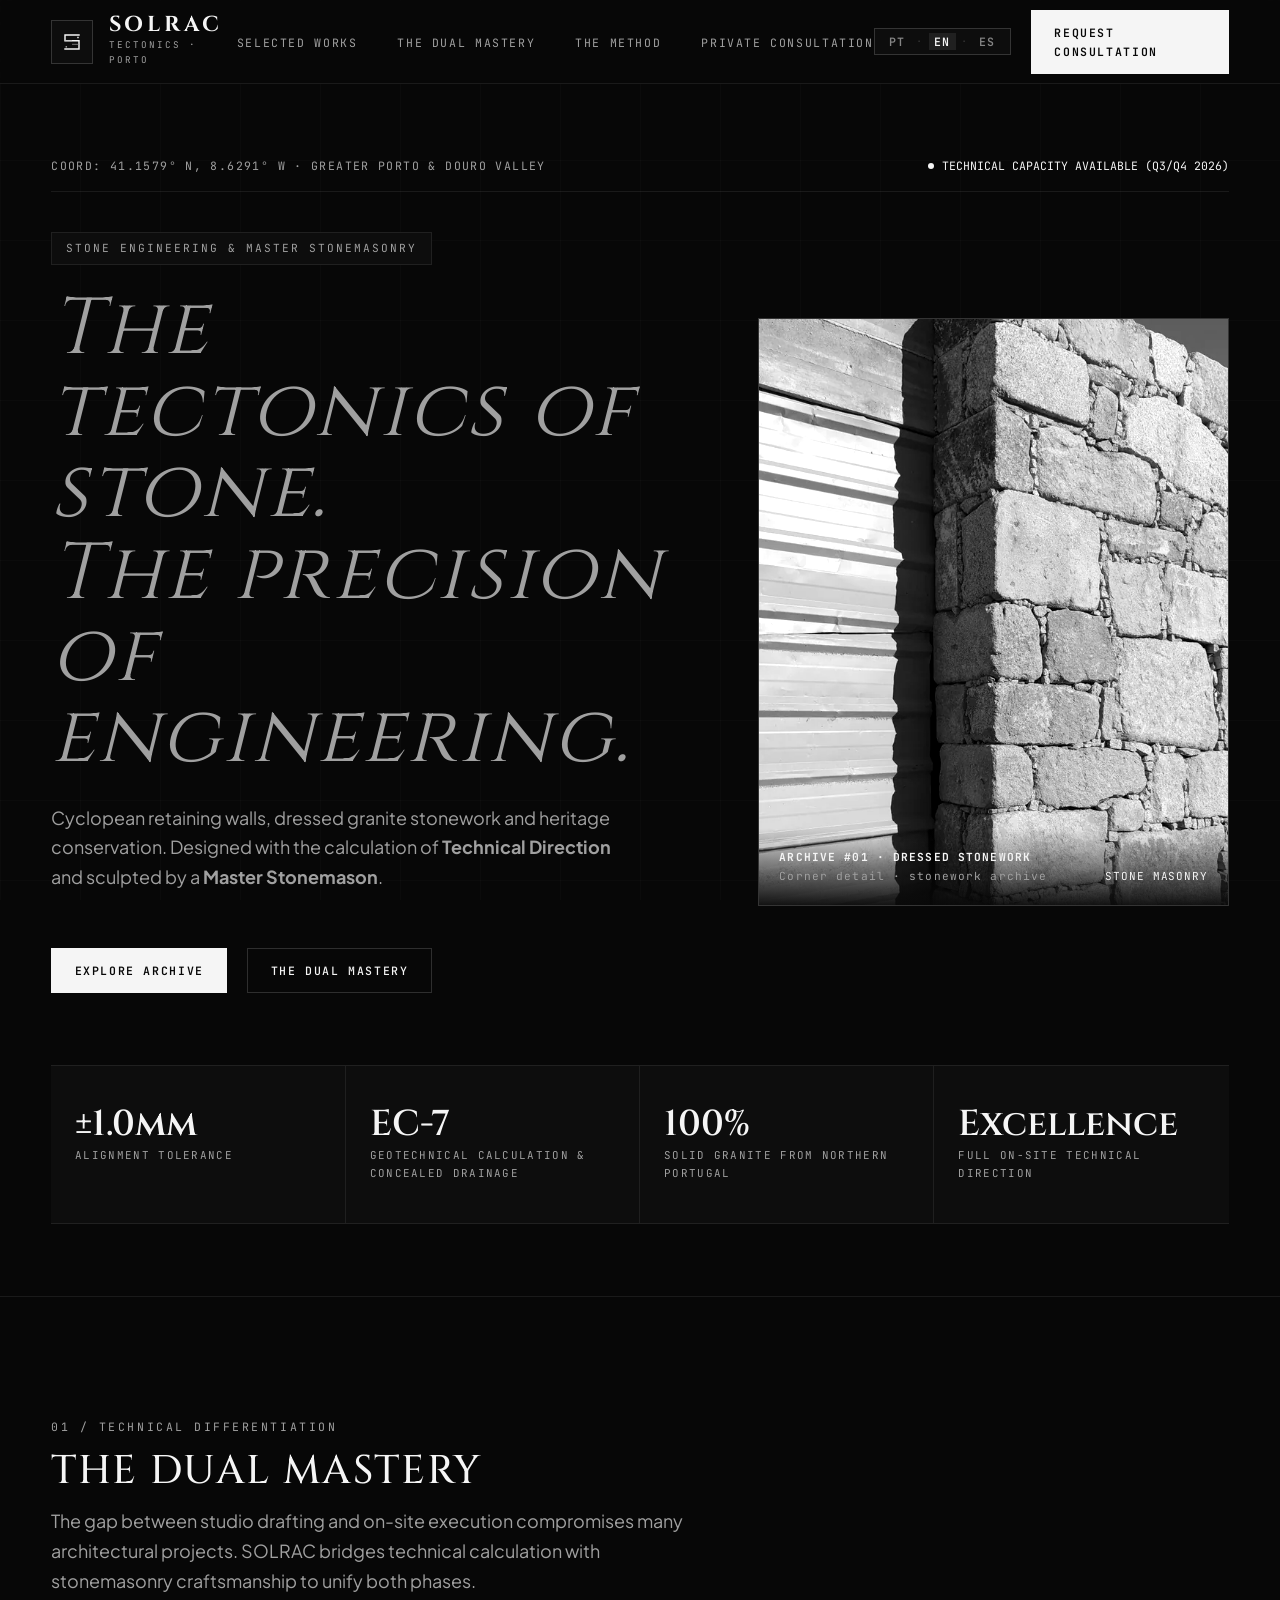
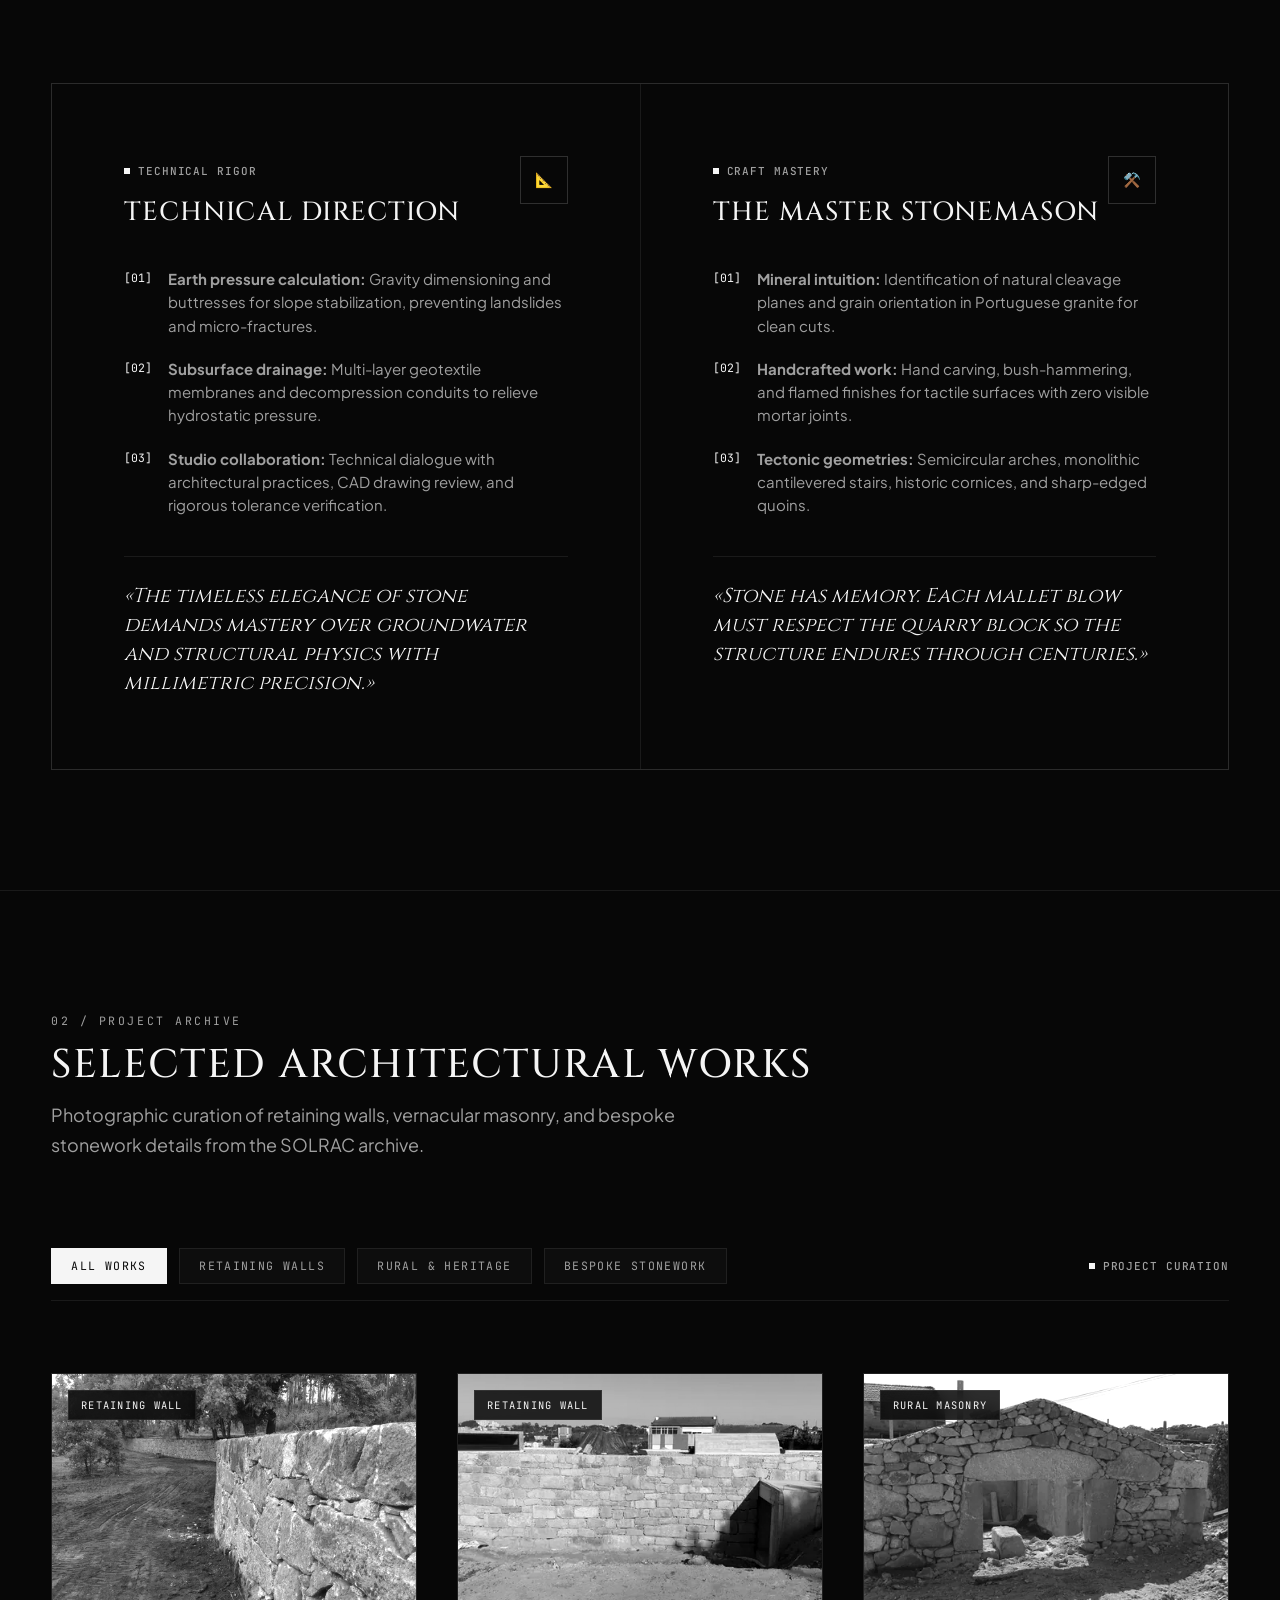
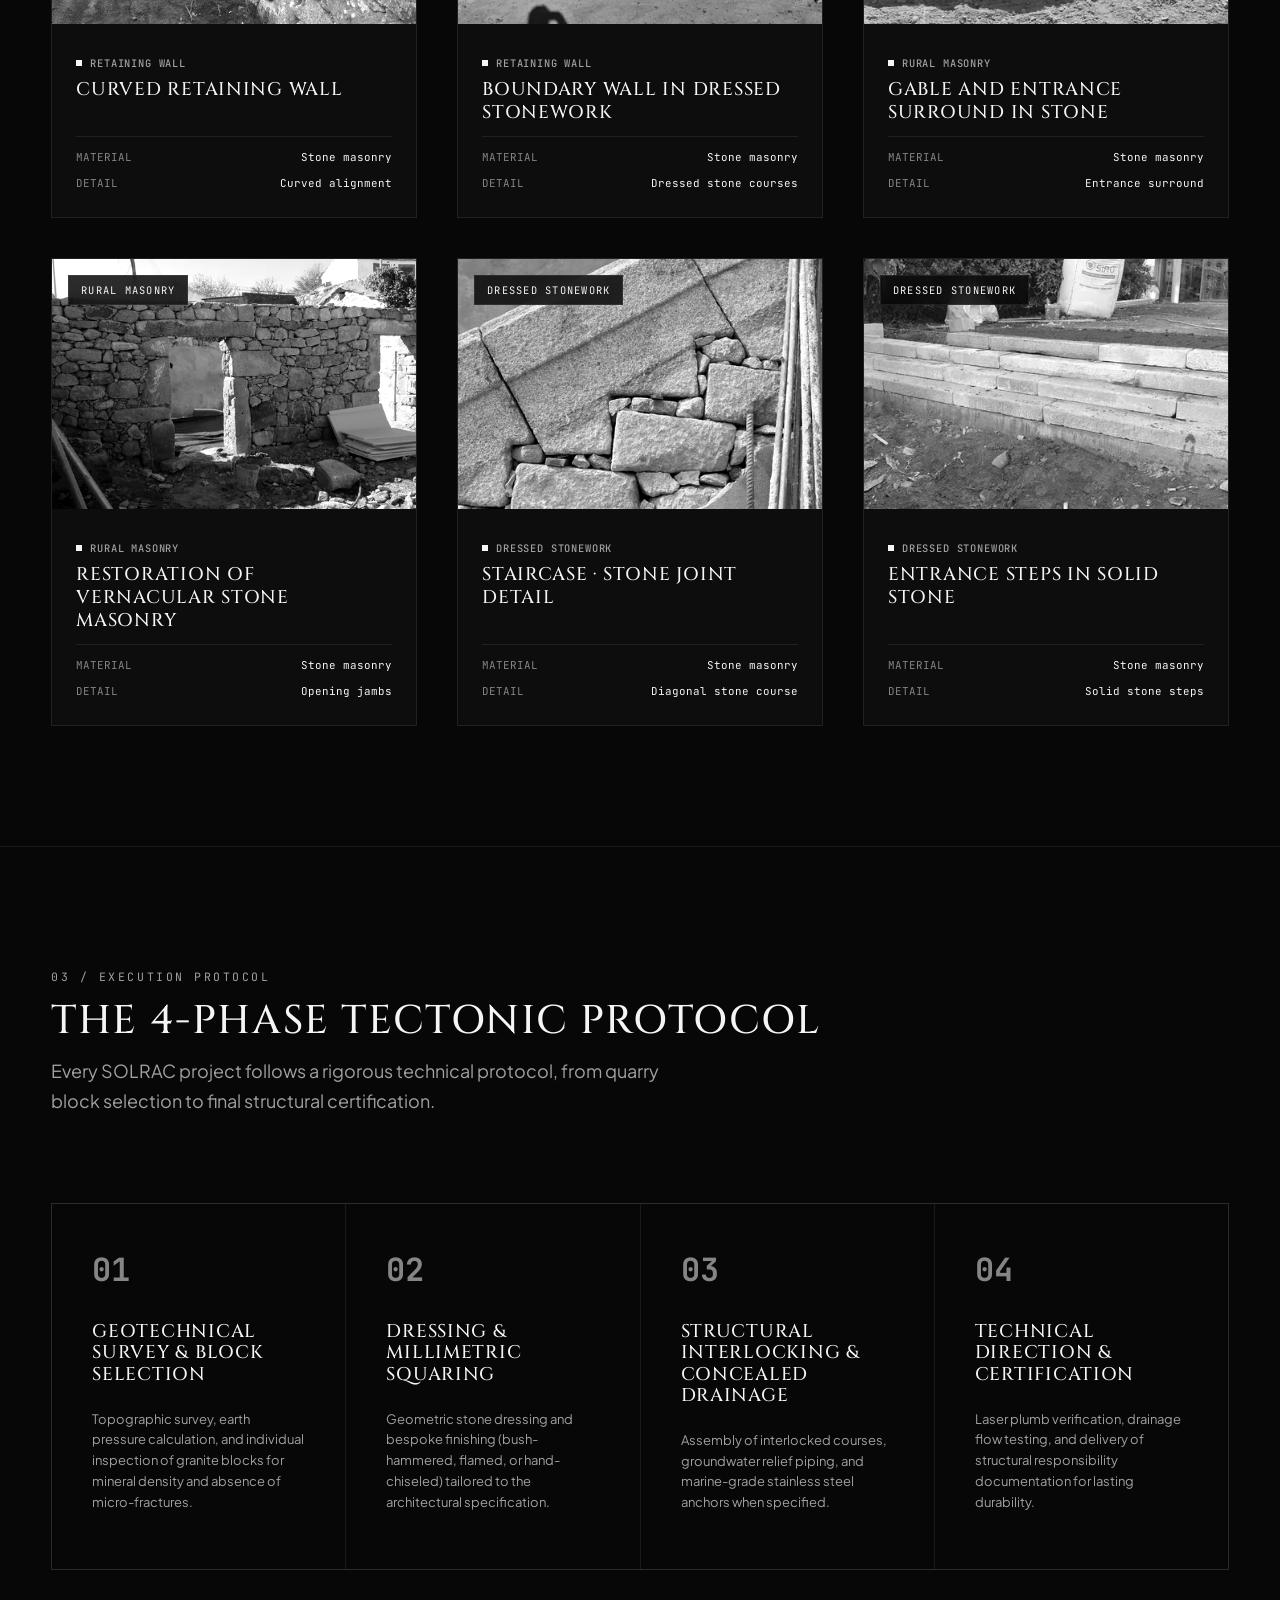
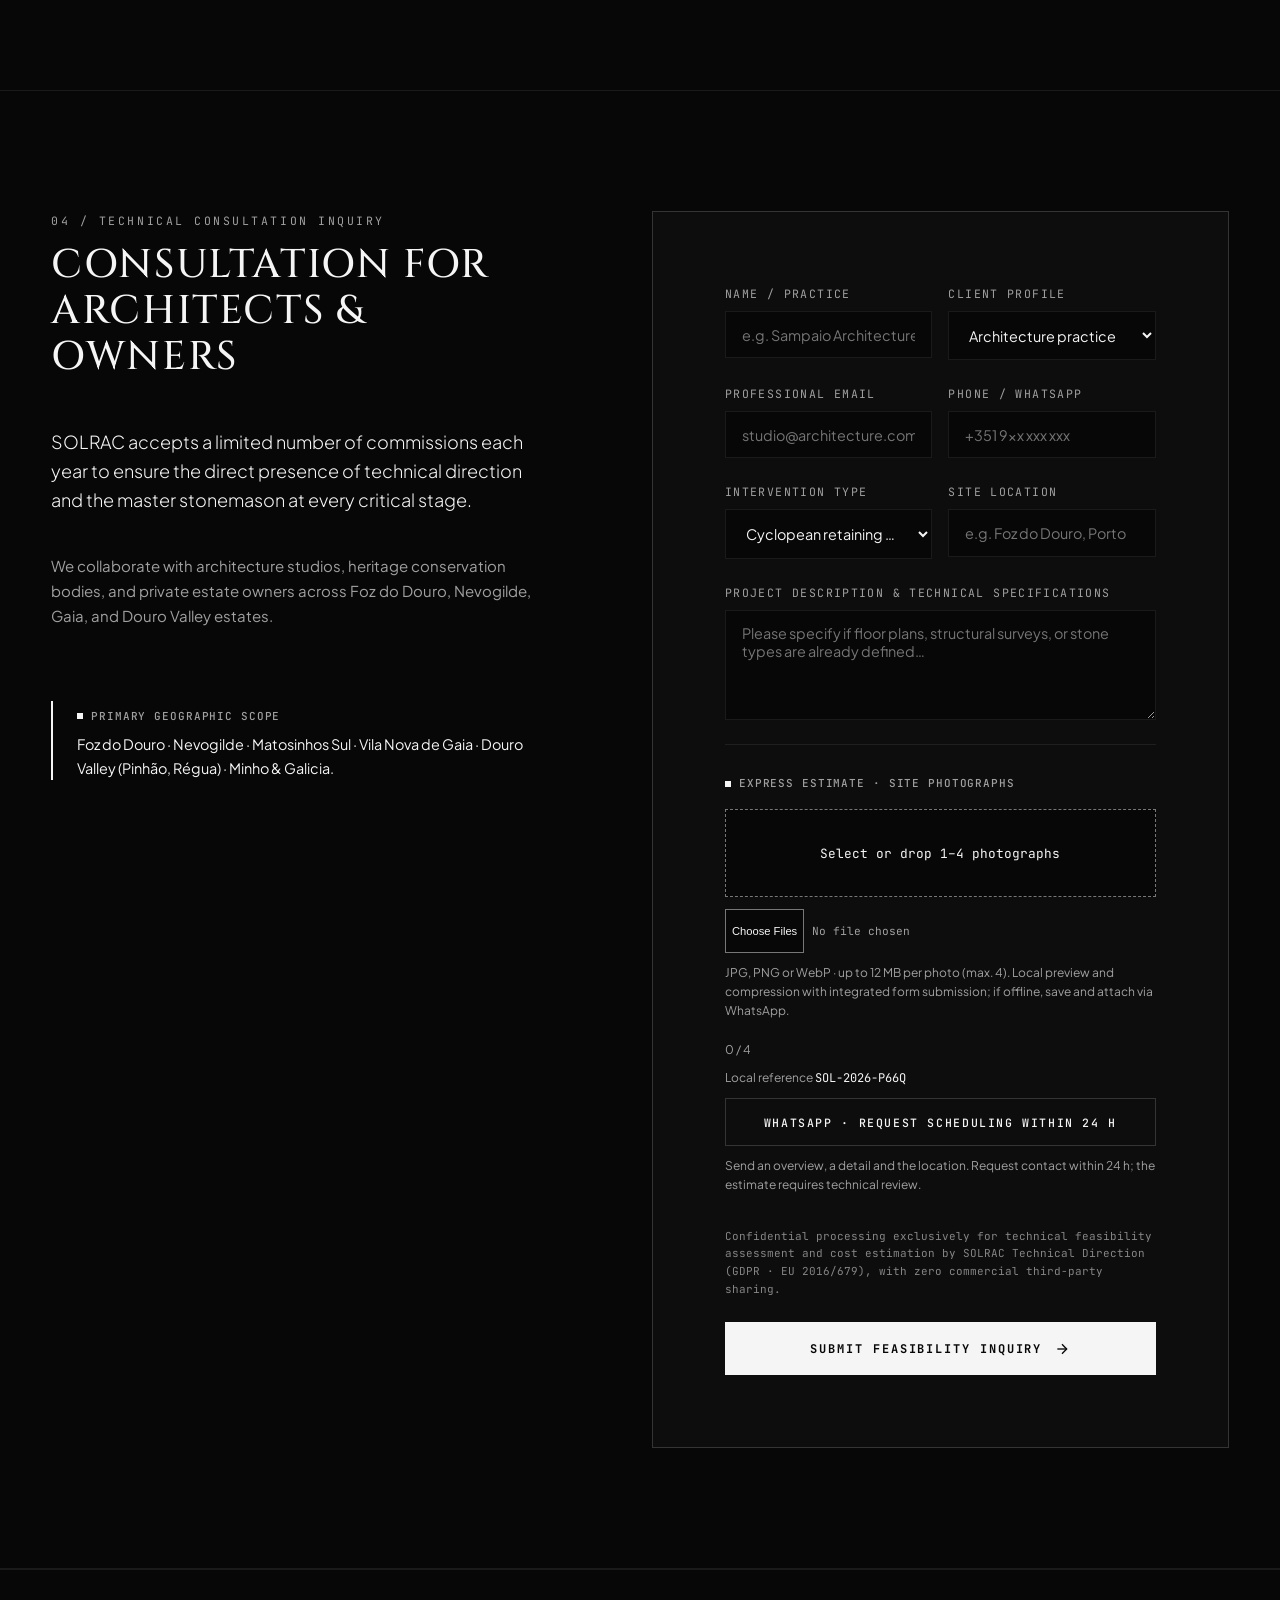
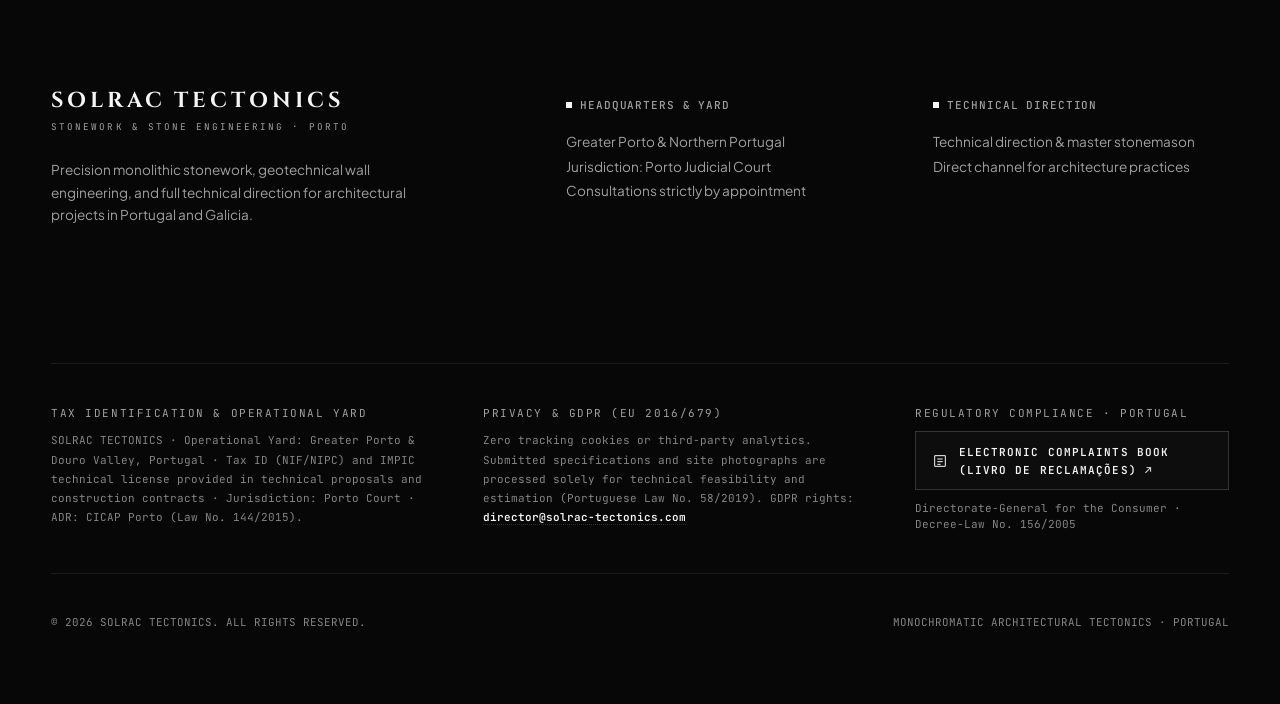
<file: index.html>
<!DOCTYPE html>
<html lang="pt-PT">
<head prefix="og: https://ogp.me/ns#">
  <meta charset="UTF-8">
  <meta name="viewport" content="width=device-width, initial-scale=1.0">
  <title data-i18n="meta.title">SOLRAC TECTONICS · Cantaria &amp; Engenharia de Pedra | Porto</title>
  <meta name="description" content="Cantaria estrutural, muros de contenção ciclópicos e restauro de património no Grande Porto e Vale do Douro. Rigor técnico e mestria na pedra.">
  <meta name="keywords" content="cantaria Porto, muros de pedra estruturais, direção técnica Porto, muros de contenção Douro, restauro de património Portugal, arquitetura tectónica, mestre canteiro">
  <meta name="author" content="SOLRAC TECTONICS">
  
  <link rel="canonical" href="https://silverg7.github.io/solrac-atelier/">

  <!-- Open Graph / Meta -->
  <meta property="og:type" content="website">
  <meta property="og:title" content="SOLRAC TECTONICS · Cantaria &amp; Engenharia de Pedra">
  <meta property="og:description" content="Alvenaria ciclópica de autor, restauro de património e cantaria de precisão no Grande Porto &amp; Douro.">
  <meta property="og:url" content="https://silverg7.github.io/solrac-atelier/">
  <meta property="og:site_name" content="SOLRAC TECTONICS">
  <meta property="og:locale" content="pt_PT">
  <meta property="og:image" content="https://silverg7.github.io/solrac-atelier/assets/images/muros/muro-aparelhado-1280.webp">
  <meta property="og:image:secure_url" content="https://silverg7.github.io/solrac-atelier/assets/images/muros/muro-aparelhado-1280.webp">
  <meta property="og:image:type" content="image/webp">
  <meta property="og:image:width" content="1280">
  <meta property="og:image:height" content="622">
  <meta property="og:image:alt" content="Muro em pedra aparelhada durante a execução da obra.">

  <!-- Twitter / X large image card -->
  <meta name="twitter:card" content="summary_large_image">
  <meta name="twitter:title" content="SOLRAC TECTONICS · Cantaria &amp; Engenharia de Pedra">
  <meta name="twitter:description" content="Alvenaria ciclópica de autor, restauro de património e cantaria de precisão no Grande Porto &amp; Douro.">
  <meta name="twitter:image" content="https://silverg7.github.io/solrac-atelier/assets/images/muros/muro-aparelhado-1280.webp">
  <meta name="twitter:image:alt" content="Muro em pedra aparelhada durante a execução da obra.">

  <!-- Application icons; manifest URLs resolve relative to assets/icons/. -->
  <meta name="theme-color" content="#070707">
  <link rel="icon" type="image/svg+xml" href="assets/icons/favicon.svg">
  <link rel="icon" type="image/x-icon" sizes="16x16 32x32 48x48" href="assets/icons/favicon.ico">
  <link rel="apple-touch-icon" sizes="180x180" href="assets/icons/apple-touch-icon.png">
  <link rel="manifest" href="assets/icons/site.webmanifest">
  
  <!-- Fonts discovered early without delaying first paint; keep a no-JS fallback. -->
  <link rel="preconnect" href="https://fonts.googleapis.com">
  <link rel="preconnect" href="https://fonts.gstatic.com" crossorigin>
  <link rel="preload" as="style" href="https://fonts.googleapis.com/css2?family=Cinzel:wght@400;500;600;700;800&amp;family=JetBrains+Mono:wght@300;400;500&amp;family=Plus+Jakarta+Sans:wght@300;400;500;600;700&amp;display=swap" onload="this.onload=null;this.rel='stylesheet'">
  <noscript>
    <link rel="stylesheet" href="https://fonts.googleapis.com/css2?family=Cinzel:wght@400;500;600;700;800&amp;family=JetBrains+Mono:wght@300;400;500&amp;family=Plus+Jakarta+Sans:wght@300;400;500;600;700&amp;display=swap">
  </noscript>

  <!-- Critical local styles retain their original cascade order. -->
  <link rel="stylesheet" href="css/variables.css">
  <link rel="stylesheet" href="css/typography.css">
  <link rel="stylesheet" href="css/style.css">

  <!-- Schema.org JSON-LD -->
  <script type="application/ld+json">
  {
    "@context": "https://schema.org",
    "@type": "HomeAndConstructionBusiness",
    "name": "SOLRAC TECTONICS",
    "alternateName": "SOLRAC Atelier de Arquitetura Tectónica",
    "description": "Cantaria estrutural, engenharia de contenção ciclópica e direção técnica no Grande Porto e Vale do Douro.",
    "address": {
      "@type": "PostalAddress",
      "addressLocality": "Porto",
      "addressRegion": "Grande Porto",
      "addressCountry": "PT"
    },
    "geo": {
      "@type": "GeoCoordinates",
      "latitude": 41.1579,
      "longitude": -8.6291
    },
    "priceRange": "$$$$",
    "areaServed": [
      {
        "@type": "AdministrativeArea",
        "name": "Grande Porto"
      },
      {
        "@type": "AdministrativeArea",
        "name": "Vale do Douro"
      }
    ],
    "knowsAbout": [
      "Arquitetura tectónica",
      "Cantaria de autor",
      "Muros de contenção",
      "Restauro de património"
    ],
    "hasOfferCatalog": {
      "@type": "OfferCatalog",
      "name": "Cantaria e engenharia de pedra",
      "itemListElement": [
        {
          "@type": "Offer",
          "itemOffered": {
            "@type": "Service",
            "name": "Cantaria estrutural e de precisão",
            "provider": {
              "@id": "https://silverg7.github.io/solrac-atelier/#atelier"
            }
          }
        },
        {
          "@type": "Offer",
          "itemOffered": {
            "@type": "Service",
            "name": "Muros de contenção em pedra",
            "provider": {
              "@id": "https://silverg7.github.io/solrac-atelier/#atelier"
            }
          }
        },
        {
          "@type": "Offer",
          "itemOffered": {
            "@type": "Service",
            "name": "Restauro de património",
            "provider": {
              "@id": "https://silverg7.github.io/solrac-atelier/#atelier"
            }
          }
        }
      ]
    },
    "@id": "https://silverg7.github.io/solrac-atelier/#atelier",
    "url": "https://silverg7.github.io/solrac-atelier/",
    "logo": "https://silverg7.github.io/solrac-atelier/assets/icons/icon-512.png",
    "image": {
      "@type": "ImageObject",
      "contentUrl": "https://silverg7.github.io/solrac-atelier/assets/images/muros/muro-aparelhado-1280.webp",
      "width": {
        "@type": "QuantitativeValue",
        "value": 1280,
        "unitCode": "E37"
      },
      "height": {
        "@type": "QuantitativeValue",
        "value": 622,
        "unitCode": "E37"
      },
      "caption": "Muro em pedra aparelhada durante a execução da obra."
    }
  }
  </script>
</head>
<body>

  <!-- WCAG 2.1 AA Skip-to-Content Link -->
  <a href="#main-content" class="skip-link" id="skip-to-content" data-i18n="a11y.skip_to_content">Saltar para o conteúdo principal</a>

  <!-- Subtle Architectural Grid Backdrop -->
  <div class="bg-grid-overlay"></div>

  <div class="site-wrapper">
    
    <!-- =========================================================================
         HEADER / NAVIGATION (With Monolithic Sculptural Emblem)
         ========================================================================= -->
    <header class="header">
      <div class="container header-inner">
        <a href="#hero" class="brand-logo-container">
          <div class="brand-emblem-box">
            <!-- Sculptural Vector Monogram -->
            <svg class="brand-emblem-svg" viewBox="0 0 48 48" fill="none" xmlns="http://www.w3.org/2000/svg">
              <path d="M 36 12 L 12 12 L 12 22 L 36 22 L 36 36 L 12 36" stroke="var(--text-primary)" stroke-width="2.5" stroke-linecap="square"/>
              <line x1="12" y1="22" x2="24" y2="22" stroke="var(--text-secondary)" stroke-width="1.2"/>
              <line x1="24" y1="28" x2="36" y2="28" stroke="var(--text-secondary)" stroke-width="1.2"/>
              <rect x="33" y="15" width="2.5" height="2.5" fill="var(--text-primary)"/>
              <rect x="13" y="31" width="2.5" height="2.5" fill="var(--text-secondary)"/>
            </svg>
          </div>
          <div class="brand-text-block">
            <span class="brand-name">SOLRAC</span>
            <span class="brand-subtitle" data-i18n="brand.subtitle">TECTONICS · PORTO</span>
          </div>
        </a>

        <nav class="nav" id="main-nav">
          <div class="mobile-nav-header">
            <div class="lang-switcher" id="lang-switcher-mobile" role="group" aria-label="Seleção de idioma" data-i18n-aria-label="i18n.switcher_aria">
              <button type="button" class="lang-btn active" data-lang="pt" aria-pressed="true">PT</button>
              <span class="lang-sep" aria-hidden="true">·</span>
              <button type="button" class="lang-btn" data-lang="en" aria-pressed="false">EN</button>
              <span class="lang-sep" aria-hidden="true">·</span>
              <button type="button" class="lang-btn" data-lang="es" aria-pressed="false">ES</button>
            </div>
          </div>
          <ul class="nav-links">
            <li><a href="#works" class="nav-link" data-i18n="nav.works">Obras selecionadas</a></li>
            <li><a href="#dual-mastery" class="nav-link" data-i18n="nav.mastery">A dupla mestria</a></li>
            <li><a href="#method" class="nav-link" data-i18n="nav.method">O método</a></li>
            <li><a href="#inquiry" class="nav-link" data-i18n="nav.inquiry">Consulta privada</a></li>
          </ul>
          <div class="mobile-nav-cta">
            <a href="#inquiry" class="btn-concierge" data-concierge-open style="width: 100%; justify-content: center;" data-i18n="nav.mobile_cta">
              Consulta técnica privada
            </a>
            <a href="mailto:director@solrac-tectonics.com" class="font-mono text-muted" style="font-size: 0.72rem; text-align: center; text-decoration: none;">
              director@solrac-tectonics.com
            </a>
          </div>
        </nav>

        <div class="header-cta">
          <div class="lang-switcher" id="lang-switcher-desktop" role="group" aria-label="Seleção de idioma" data-i18n-aria-label="i18n.switcher_aria">
            <button type="button" class="lang-btn active" data-lang="pt" aria-pressed="true">PT</button>
            <span class="lang-sep" aria-hidden="true">·</span>
            <button type="button" class="lang-btn" data-lang="en" aria-pressed="false">EN</button>
            <span class="lang-sep" aria-hidden="true">·</span>
            <button type="button" class="lang-btn" data-lang="es" aria-pressed="false">ES</button>
          </div>
          <a href="#inquiry" class="btn-concierge" id="header-concierge-btn" data-concierge-open data-i18n="nav.header_cta">Pedir consulta</a>
        </div>

        <button class="mobile-toggle" id="mobile-toggle" aria-label="Abrir ou fechar o menu de navegação" data-i18n-aria-label="nav.mobile_toggle" aria-expanded="false" aria-controls="main-nav">
          <span></span>
          <span></span>
        </button>
      </div>
    </header>

    <main id="main-content" tabindex="-1">

    <!-- =========================================================================
         HERO SECTION (High-End Monolithic Impact)
         ========================================================================= -->
    <section id="hero" class="hero">
      <div class="container">
        
        <div class="hero-meta-bar">
          <span class="hero-coords" data-i18n="hero.coords">COORD: 41.1579° N, 8.6291° W · GRANDE PORTO &amp; VALE DO DOURO</span>
          <div class="hero-status">
            <span class="status-dot"></span>
            <span data-i18n="hero.status">CAPACIDADE TÉCNICA DISPONÍVEL (3.º/4.º TRIMESTRE 2026)</span>
          </div>
        </div>

        <div class="hero-main-grid">
          <div class="hero-content">
            <div class="hero-badge">
              <span data-i18n="hero.badge">Engenharia de Pedra &amp; Cantaria de Autor</span>
            </div>
            
            <h1 class="hero-title">
              <span data-i18n="hero.title_part1">A tectónica da pedra.</span>
              <span data-i18n="hero.title_part2">O rigor da engenharia.</span>
            </h1>

            <p class="hero-description" data-i18n="hero.description">
              Muros de contenção ciclópicos, cantaria de granito de corte preciso e conservação de património. Concebidos com o cálculo da <strong>Direção Técnica</strong> e esculpidos por um <strong>Mestre Canteiro</strong>.
            </p>

            <div class="hero-actions">
              <a href="#works" class="btn-concierge" data-i18n="hero.explore">Explorar arquivo</a>
              <a href="#dual-mastery" class="btn-outline" data-i18n="hero.mastery">A dupla mestria</a>
            </div>
          </div>

          <div class="hero-visual-frame">
            <img src="assets/images/hero/cantaria-esquina-1280.webp"
                 srcset="assets/images/hero/cantaria-esquina-640.webp 640w, assets/images/hero/cantaria-esquina-1280.webp 1280w, assets/images/hero/cantaria-esquina-1920.webp 1920w"
                 sizes="(max-width: 1024px) 92vw, (max-width: 1440px) 44vw, 632px"
                 width="1280" height="1600" fetchpriority="high"
                 alt="Esquina de um muro de cantaria aparelhada com fiadas de pedra interligadas"
                 data-i18n-alt="hero.image_alt">
            <div class="hero-frame-tag">
              <div>
                <strong style="color: var(--text-primary);" data-i18n="hero.frame_title">ARQUIVO #01 · CANTARIA APARELHADA</strong>
                <div style="color: var(--text-secondary);" data-i18n="hero.frame_subtitle">Pormenor de esquina · arquivo de cantaria</div>
              </div>
              <span class="font-mono" data-i18n="hero.frame_type">ALVENARIA DE PEDRA</span>
            </div>
          </div>
        </div>

        <!-- Key Metrics Row -->
        <div class="hero-stats-row">
          <div class="stat-item">
            <span class="stat-value" data-i18n="hero.stat1_val">±1.0mm</span>
            <span class="stat-label" data-i18n="hero.stat1_label">Tolerância de alinhamento</span>
          </div>
          <div class="stat-item">
            <span class="stat-value" data-i18n="hero.stat2_val">EC-7</span>
            <span class="stat-label" data-i18n="hero.stat2_label">Cálculo geotécnico &amp; drenagem oculta</span>
          </div>
          <div class="stat-item">
            <span class="stat-value" data-i18n="hero.stat3_val">100%</span>
            <span class="stat-label" data-i18n="hero.stat3_label">Granito maciço do Norte de Portugal</span>
          </div>
          <div class="stat-item">
            <span class="stat-value" data-i18n="hero.stat4_val">Excelência</span>
            <span class="stat-label" data-i18n="hero.stat4_label">Direção técnica integral em obra</span>
          </div>
        </div>

      </div>
    </section>

    <!-- =========================================================================
         SECTION 01: THE DUAL MASTERY (Aparejador + Mestre Canteiro)
         ========================================================================= -->
    <section id="dual-mastery" class="section">
      <div class="container">
        
        <div class="section-header">
          <span class="section-num" data-i18n="mastery.section">01 / DIFERENCIAÇÃO TÉCNICA</span>
          <h2 class="section-title" data-i18n="mastery.title">A dupla mestria</h2>
          <p class="section-subtitle" data-i18n="mastery.subtitle">
            A distância entre o desenho em gabinete e a execução em obra afeta muitos projetos de arquitetura. A SOLRAC une o cálculo técnico à mestria da cantaria para aproximar estas duas etapas.
          </p>
        </div>

        <div class="duality-grid">
          <!-- Card 1: A direção técnica / Aparejador -->
          <div class="duality-card">
            <div class="duality-header">
              <div>
                <span class="tech-label" data-i18n="mastery.card1_label">RIGOR TÉCNICO</span>
                <h3 class="duality-title" data-i18n="mastery.card1_title">A direção técnica</h3>
              </div>
              <div class="duality-icon">📐</div>
            </div>

            <ul class="duality-features">
              <li>
                <span class="marker">[01]</span>
                <div data-i18n="mastery.card1_feat1"><strong>Cálculo de impulsos de terras:</strong> Dimensionamento por gravidade e contrafortes para contenção de encostas, prevenindo deslizamentos e microfissuras.</div>
              </li>
              <li>
                <span class="marker">[02]</span>
                <div data-i18n="mastery.card1_feat2"><strong>Drenagem subterrânea:</strong> Membranas geotêxteis multicamada e condutas de descompressão para alívio da pressão hidrostática.</div>
              </li>
              <li>
                <span class="marker">[03]</span>
                <div data-i18n="mastery.card1_feat3"><strong>Colaboração com gabinetes:</strong> Diálogo com gabinetes de arquitetura, leitura de desenhos CAD e verificação rigorosa de tolerâncias.</div>
              </li>
            </ul>

            <div class="duality-quote" data-i18n="mastery.card1_quote">
              «A elegância intemporal da pedra exige domínio da água subterrânea e da física estrutural com precisão milimétrica.»
            </div>
          </div>

          <!-- Card 2: O mestre canteiro -->
          <div class="duality-card">
            <div class="duality-header">
              <div>
                <span class="tech-label" data-i18n="mastery.card2_label">SABER DE OFÍCIO</span>
                <h3 class="duality-title" data-i18n="mastery.card2_title">O mestre canteiro</h3>
              </div>
              <div class="duality-icon">⚒️</div>
            </div>

            <ul class="duality-features">
              <li>
                <span class="marker">[01]</span>
                <div data-i18n="mastery.card2_feat1"><strong>Intuição mineral:</strong> Identificação dos planos naturais de clivagem e da orientação do grão do granito português para cortes limpos.</div>
              </li>
              <li>
                <span class="marker">[02]</span>
                <div data-i18n="mastery.card2_feat2"><strong>Trabalho artesanal:</strong> Trabalho à mão, bujardagem e acabamento flamejado para superfícies tácteis sem juntas de argamassa visíveis.</div>
              </li>
              <li>
                <span class="marker">[03]</span>
                <div data-i18n="mastery.card2_feat3"><strong>Geometrias tectónicas:</strong> Arcos de volta perfeita, escadas monolíticas em consola, cornijas históricas e cunhais de arestas precisas.</div>
              </li>
            </ul>

            <div class="duality-quote" data-i18n="mastery.card2_quote">
              «A pedra tem memória. Cada golpe de maço deve respeitar o bloco da pedreira para que a estrutura atravesse os séculos.»
            </div>
          </div>
        </div>

      </div>
    </section>

    <!-- =========================================================================
         SECTION 02: SELECTED WORKS / CURATED ARCHIVE
         ========================================================================= -->
    <section id="works" class="section">
      <div class="container">
        
        <div class="section-header">
          <span class="section-num" data-i18n="works.section">02 / ARQUIVO DE OBRAS</span>
          <h2 class="section-title" data-i18n="works.title">Obras de arquitetura selecionadas</h2>
          <p class="section-subtitle" data-i18n="works.subtitle">
            Seleção fotográfica de muros de contenção, alvenaria rural e pormenores de cantaria do arquivo SOLRAC.
          </p>
        </div>

        <div class="portfolio-controls">
          <div class="filter-tabs">
            <button class="filter-btn active" data-filter="all" data-i18n="works.filter_all">Todas as obras</button>
            <button class="filter-btn" data-filter="muros" data-i18n="works.filter_muros">Muros de contenção</button>
            <button class="filter-btn" data-filter="quintas" data-i18n="works.filter_quintas">Rural &amp; património</button>
            <button class="filter-btn" data-filter="cantaria" data-i18n="works.filter_cantaria">Cantaria de autor</button>
          </div>
          <span class="tech-label" data-i18n="works.filter_label">SELEÇÃO DE OBRAS</span>
        </div>

        <!-- Dynamic Projects Grid -->
        <div class="projects-grid" id="projects-grid">
          <!-- Injected dynamically via js/main.js -->
        </div>

      </div>
    </section>

    <!-- =========================================================================
         SECTION 03: THE TECTONIC METHOD (4-Phase Protocol)
         ========================================================================= -->
    <section id="method" class="section">
      <div class="container">
        
        <div class="section-header">
          <span class="section-num" data-i18n="method.section">03 / PROTOCOLO DE EXECUÇÃO</span>
          <h2 class="section-title" data-i18n="method.title">O protocolo tectónico em 4 fases</h2>
          <p class="section-subtitle" data-i18n="method.subtitle">
            Cada obra SOLRAC segue um protocolo técnico rigoroso, desde a seleção dos blocos na pedreira até à certificação estrutural final.
          </p>
        </div>

        <div class="method-timeline">
          <div class="method-step">
            <span class="step-num">01</span>
            <h3 class="step-title" data-i18n="method.step1_title">Estudo geotécnico &amp; seleção de blocos</h3>
            <p class="step-desc" data-i18n="method.step1_desc">
              Levantamento topográfico, cálculo de impulsos de terras e inspeção individual dos blocos de granito quanto à densidade mineral e ausência de microfissuras.
            </p>
          </div>

          <div class="method-step">
            <span class="step-num">02</span>
            <h3 class="step-title" data-i18n="method.step2_title">Aparelhamento &amp; esquadria milimétrica</h3>
            <p class="step-desc" data-i18n="method.step2_desc">
              Aparelhamento geométrico e acabamento à medida (bujardado, flamejado ou picado à mão) de acordo com o projeto de arquitetura.
            </p>
          </div>

          <div class="method-step">
            <span class="step-num">03</span>
            <h3 class="step-title" data-i18n="method.step3_title">Travamento estrutural &amp; drenagem oculta</h3>
            <p class="step-desc" data-i18n="method.step3_desc">
              Montagem de fiadas travadas, tubagem de alívio de águas subterrâneas e ancoragens em aço inoxidável de grau marítimo quando especificadas.
            </p>
          </div>

          <div class="method-step">
            <span class="step-num">04</span>
            <h3 class="step-title" data-i18n="method.step4_title">Direção técnica &amp; certificação</h3>
            <p class="step-desc" data-i18n="method.step4_desc">
              Verificação do prumo por laser, ensaios de escoamento da drenagem e entrega da documentação de responsabilidade técnica para a durabilidade da obra.
            </p>
          </div>
        </div>

      </div>
    </section>

    <!-- =========================================================================
         SECTION 04: PRIVATE INQUIRY / CONCIERGE (High-Ticket)
         ========================================================================= -->
    <section id="inquiry" class="section">
      <div class="container">
        
        <div class="concierge-grid">
          
          <div class="concierge-manifesto">
            <div class="section-header" style="margin-bottom: 1.5rem;">
              <span class="section-num" data-i18n="inquiry.section">04 / PEDIDO DE CONSULTA TÉCNICA</span>
              <h2 class="section-title" data-i18n="inquiry.title">Consulta para arquitetos &amp; proprietários</h2>
            </div>
            
            <p class="lead" data-i18n="inquiry.intro">
              A SOLRAC aceita um número limitado de obras por ano para assegurar a presença direta da direção técnica e do mestre canteiro em cada fase crítica.
            </p>
            
            <p data-i18n="inquiry.collaboration">
              Colaboramos com gabinetes de arquitetura, entidades de conservação do património e proprietários na Foz do Douro, Nevogilde, Gaia e nas quintas do Vale do Douro.
            </p>

            <div style="margin-top: 2rem; border-left: 2px solid var(--text-primary); padding-left: 1.5rem;">
              <div class="tech-label" style="margin-bottom: 0.5rem;" data-i18n="inquiry.region.label">ÁREA GEOGRÁFICA PRINCIPAL</div>
              <p style="color: var(--text-primary); margin: 0; font-size: 0.9rem;" data-i18n="inquiry.region.value">
                Foz do Douro · Nevogilde · Matosinhos Sul · Vila Nova de Gaia · Vale do Douro (Pinhão, Régua) · Minho &amp; Galiza.
              </p>
            </div>
          </div>

          <!-- High-End Lead Intake Form -->
          <div class="concierge-form-wrapper">
            <form class="concierge-form" id="concierge-form">
              
              <!-- Anti-Spam Honeypot Trap (invisible to humans) -->
              <div class="visual-trap" aria-hidden="true">
                <label for="website_trap" data-i18n="inquiry.field.website_trap">Deixar em branco</label>
                <input type="text" id="website_trap" name="website_trap" tabindex="-1" autocomplete="off">
              </div>

              <div class="form-row">
                <div class="form-group">
                  <label class="form-label" for="client_name" data-i18n="inquiry.field.client_name">Nome / Gabinete</label>
                  <input type="text" id="client_name" name="client_name" class="form-input" placeholder="Ex.: Gabinete de Arquitetura Sampaio" required data-i18n-placeholder="inquiry.placeholder.client_name">
                </div>
                <div class="form-group">
                  <label class="form-label" for="client_role" data-i18n="inquiry.field.client_role">Perfil do cliente</label>
                  <select id="client_role" name="client_role" class="form-select">
                    <option value="architect" data-i18n="inquiry.option.architect">Gabinete de arquitetura</option>
                    <option value="private_owner" data-i18n="inquiry.option.private_owner">Proprietário particular</option>
                    <option value="developer" data-i18n="inquiry.option.developer">Promotor imobiliário / Gestor de património</option>
                  </select>
                </div>
              </div>

              <div class="form-row">
                <div class="form-group">
                  <label class="form-label" for="client_email" data-i18n="inquiry.field.client_email">Email profissional</label>
                  <input type="email" id="client_email" name="client_email" class="form-input" placeholder="gabinete@arquitetura.pt" required data-i18n-placeholder="inquiry.placeholder.client_email">
                </div>
                <div class="form-group">
                  <label class="form-label" for="client_phone" data-i18n="inquiry.field.client_phone">Telefone / WhatsApp</label>
                  <input type="tel" id="client_phone" name="client_phone" class="form-input" placeholder="+351 9xx xxx xxx" data-i18n-placeholder="inquiry.placeholder.client_phone">
                </div>
              </div>

              <div class="form-row">
                <div class="form-group">
                  <label class="form-label" for="project_type" data-i18n="inquiry.field.project_type">Tipo de intervenção</label>
                  <select id="project_type" name="project_type" class="form-select">
                    <option value="structural_wall" data-i18n="inquiry.option.structural_wall">Muro de contenção ciclópico</option>
                    <option value="heritage_restoration" data-i18n="inquiry.option.heritage_restoration">Restauro de pedra em quinta / solar / património</option>
                    <option value="bespoke_stonework" data-i18n="inquiry.option.bespoke_stonework">Cantaria de autor / Portais</option>
                    <option value="full_direction" data-i18n="inquiry.option.full_direction">Direção técnica integral &amp; cantaria</option>
                  </select>
                </div>
                <div class="form-group">
                  <label class="form-label" for="location" data-i18n="inquiry.field.location">Local da obra</label>
                  <input type="text" id="location" name="location" class="form-input" placeholder="Ex.: Foz do Douro, Porto" required data-i18n-placeholder="inquiry.placeholder.location">
                </div>
              </div>

              <div class="form-group">
                <label class="form-label" for="project_notes" data-i18n="inquiry.field.project_notes">Descrição do projeto &amp; requisitos técnicos</label>
                <textarea id="project_notes" name="project_notes" class="form-textarea" placeholder="Indique se já existem plantas, levantamentos estruturais ou tipos de pedra definidos…" data-i18n-placeholder="inquiry.placeholder.project_notes"></textarea>
              </div>

              <section class="photo-intake" data-photo-intake="inpage" aria-labelledby="inpage-photos-title">
            <h3 class="tech-label" id="inpage-photos-title" data-i18n="inquiry.photos.title">Orçamento express · fotografias da obra</h3>
            <label class="photo-dropzone" for="inpage-photos" data-i18n="inquiry.photos.choose">Selecionar ou arrastar 1–4 fotografias</label>
            <input class="photo-input" type="file" id="inpage-photos" accept="image/jpeg,image/png,image/webp" multiple aria-describedby="inpage-photos-help">
            <p id="inpage-photos-help" data-i18n="inquiry.photos.help">JPG, PNG ou WebP · até 12 MB por foto (máx. 4). Pré-visualização e compressão locais com envio integrado no formulário; se offline, guarde e anexe no WhatsApp.</p>
            <div class="photo-thumbnails"></div>
            <p class="photo-status" role="status" aria-live="polite"></p>
            <p class="express-reference"><span data-i18n="inquiry.photos.reference">Referência local</span> <output class="photo-dossier"></output></p>
            <a class="btn-outline photo-whatsapp" href="https://wa.me/351912345678" target="_blank" rel="noopener noreferrer" data-i18n="inquiry.photos.whatsapp">WhatsApp · pedir agendamento em menos de 24 h</a>
            <p data-i18n="inquiry.photos.timing">Envie uma vista geral, um pormenor e a localização. Solicite contacto em menos de 24 h; o orçamento depende da análise técnica.</p>
          </section>

              <p class="form-rgpd-notice" data-i18n="inquiry.rgpd_notice">Tratamento confidencial exclusivo para análise técnica e orçamentação pela Direção Técnica SOLRAC (RGPD · UE 2016/679), sem cedência comercial a terceiros.</p>

          <button type="submit" class="btn-submit-luxury">
                <span data-i18n="inquiry.submit">Enviar pedido de viabilidade</span>
                <svg width="16" height="16" viewBox="0 0 24 24" fill="none" stroke="currentColor" stroke-width="2">
                  <line x1="5" y1="12" x2="19" y2="12"></line>
                  <polyline points="12 5 19 12 12 19"></polyline>
                </svg>
              </button>

            </form>

            <div class="concierge-feedback-card" id="inpage-feedback-card" hidden>
              <div class="feedback-icon">
                <svg width="24" height="24" viewBox="0 0 24 24" fill="none" stroke="currentColor" stroke-width="2">
                  <polyline points="20 6 9 17 4 12"></polyline>
                </svg>
              </div>
              <span class="tech-label" data-i18n="feedback.label">ESTADO DO PEDIDO</span>
              <h3 class="feedback-title" data-i18n="feedback.title.initial">Pedido de consulta</h3>
              <p class="feedback-desc" id="inpage-feedback-desc" data-i18n="feedback.description.initial"></p>
              <div class="feedback-receipt">
                <div class="receipt-item">
                  <span class="receipt-label" data-i18n="feedback.reference">REFERÊNCIA:</span>
                  <span class="receipt-val font-mono" id="inpage-receipt-ref"></span>
                </div>
                <div class="receipt-item">
                  <span class="receipt-label" data-i18n="feedback.status.label">ESTADO:</span>
                  <span class="receipt-val font-mono" data-i18n="feedback.status.received">PEDIDO RECEBIDO</span>
                </div>
                <div class="receipt-item">
                  <span class="receipt-label" data-i18n="feedback.next.label">PRÓXIMO PASSO:</span>
                  <span class="receipt-val font-mono" data-i18n="feedback.next.received">AGUARDAR CONTACTO DA EQUIPA</span>
                </div>
              </div>
              <div class="feedback-actions">
                <button type="button" class="btn-outline" id="inpage-feedback-reset" data-i18n="feedback.reset">Enviar outro pedido</button>
                <a href="mailto:director@solrac-tectonics.com" class="btn-outline" id="inpage-mailto-fallback" data-i18n="feedback.email">Enviar por email</a>
                <a href="https://wa.me/351912345678" target="_blank" rel="noopener noreferrer" class="btn-outline" id="inpage-whatsapp-fallback" data-i18n="feedback.whatsapp">Enviar por WhatsApp</a>
              </div>
            </div>
          </div>

        </div>

      </div>
    </section>

    </main>

    <!-- =========================================================================
         FOOTER
         ========================================================================= -->
    <footer class="footer">
      <div class="container">
        
        <div class="footer-top">
          <div>
            <div class="brand-name" style="margin-bottom: 0.5rem;">SOLRAC TECTONICS</div>
            <div class="brand-subtitle" style="margin-bottom: 1.5rem;" data-i18n="footer.brand_subtitle">CANTARIA &amp; ENGENHARIA DE PEDRA · PORTO</div>
            <p style="font-size: 0.85rem; max-width: 380px;" data-i18n="footer.desc">
              Cantaria monolítica de precisão, engenharia geotécnica de muros e direção técnica para projetos de arquitetura em Portugal e na Galiza.
            </p>
          </div>

          <div>
            <div class="tech-label" style="margin-bottom: 1rem;" data-i18n="footer.hq_label">SEDE &amp; ESTALEIRO</div>
            <p style="font-size: 0.85rem; line-height: 1.8;" data-i18n="footer.hq_desc">
              Grande Porto &amp; Norte de Portugal<br>
              Jurisdição: Tribunal Judicial do Porto<br>
              Consultas exclusivamente por marcação
            </p>
          </div>

          <div>
            <div class="tech-label" style="margin-bottom: 1rem;" data-i18n="footer.dir_label">DIREÇÃO TÉCNICA</div>
            <p style="font-size: 0.85rem; line-height: 1.8;" data-i18n="footer.dir_desc">
              Direção técnica &amp; mestre canteiro<br>
              Canal direto para gabinetes de arquitetura<br>
              <a href="mailto:director@solrac-tectonics.com" class="footer-contact-link">director@solrac-tectonics.com</a>
            </p>
          </div>
        </div>

        <div class="footer-legal" id="footer-legal" role="region" aria-label="Informação legal, fiscal e proteção de dados" data-i18n-aria-label="footer.legal.aria_label">
          <div class="footer-legal-item">
            <span class="footer-legal-label" data-i18n="footer.legal.fiscal_label">IDENTIFICAÇÃO FISCAL &amp; ESTALEIRO</span>
            <p class="footer-legal-text" data-i18n="footer.legal.fiscal_text">
              SOLRAC TECTONICS · Estaleiro Operacional: Grande Porto &amp; Vale do Douro, Portugal · NIF/NIPC e habilitação técnica IMPIC constantes na proposta e contrato de empreitada · Foro: Comarca do Porto · RAL: CICAP Porto (Lei n.º 144/2015).
            </p>
          </div>

          <div class="footer-legal-item">
            <span class="footer-legal-label" data-i18n="footer.legal.rgpd_label">PRIVACIDADE &amp; RGPD (UE 2016/679)</span>
            <p class="footer-legal-text">
              <span data-i18n="footer.legal.rgpd_text">Plataforma isenta de cookies de rastreamento ou analítica de terceiros. Dados e fotografias tratados exclusivamente para viabilidade técnica e orçamentação (Lei n.º 58/2019). Direitos RGPD:</span>
              <a href="mailto:director@solrac-tectonics.com" class="footer-contact-link">director@solrac-tectonics.com</a>
            </p>
          </div>

          <div class="footer-legal-item footer-legal-lre">
            <span class="footer-legal-label" data-i18n="footer.legal.lre_label">CONFORMIDADE REGULATÓRIA · PORTUGAL</span>
            <a href="https://www.livroreclamacoes.pt" id="livro-reclamacoes-link" class="footer-lre-link" target="_blank" rel="noopener noreferrer">
              <svg width="16" height="16" viewBox="0 0 24 24" fill="none" stroke="currentColor" stroke-width="1.5" aria-hidden="true">
                <path d="M4 4h16v16H4z"/>
                <path d="M8 9h8M8 13h8M8 17h5"/>
              </svg>
              <span data-i18n="footer.legal.lre_link">LIVRO DE RECLAMAÇÕES ELETRÓNICO ↗</span>
            </a>
            <span class="footer-legal-meta" data-i18n="footer.legal.lre_meta">Direção-Geral do Consumidor · DL n.º 156/2005</span>
          </div>
        </div>

        <div class="footer-bottom">
          <span data-i18n="footer.copyright">&copy; 2026 SOLRAC TECTONICS. TODOS OS DIREITOS RESERVADOS.</span>
          <span data-i18n="footer.tagline">TECTÓNICA ARQUITETÓNICA MONOCROMÁTICA · PORTUGAL</span>
        </div>

      </div>
    </footer>

  </div>

  <!-- =========================================================================
       LIGHTBOX MODAL (Fullscreen Architectural Inspection)
       ========================================================================= -->
  <div class="lightbox-modal" id="lightbox-modal" role="dialog" aria-modal="true" aria-labelledby="lightbox-title" tabindex="-1">
    <div class="lightbox-dialog">
      <div class="lightbox-image-viewer">
        <div class="lightbox-views" role="group" aria-label="Vista da obra" data-i18n-aria-label="lightbox.views">
          <button type="button" id="lightbox-photo-tab" aria-pressed="true" aria-controls="lightbox-image" data-i18n="lightbox.photo">Fotografia</button>
          <button type="button" id="lightbox-technical-tab" aria-pressed="false" aria-controls="lightbox-technical" data-i18n="lightbox.technical">Detalhe técnico</button>
        </div>
        <img id="lightbox-image" alt="Pormenor de cantaria" decoding="async">
        <div id="lightbox-technical" class="technical-sheet" hidden>
          <label for="technical-detail" class="tech-label" data-i18n="lightbox.detail_label">Estudo construtivo</label>
          <select id="technical-detail" class="form-select">
            <option value="masonry" data-i18n="lightbox.masonry">Aparelho · alçado</option>
            <option value="stone" data-i18n="lightbox.stone">Cantaria · secção</option>
            <option value="drain" data-i18n="lightbox.drain">Drenagem · secção</option>
          </select>
          <svg viewBox="0 0 600 360" role="img" aria-labelledby="technical-svg-title">
            <title id="technical-svg-title" data-i18n="lightbox.drawing">Esquemas construtivos com cotas indicativas em milímetros</title>
            <defs>
              <pattern id="technical-grid" width="20" height="20" patternUnits="userSpaceOnUse"><path d="M20 0H0V20" fill="none" stroke="#1f1f1f"/></pattern>
              <marker id="dimension-arrow" viewBox="0 0 10 10" refX="5" refY="5" markerWidth="5" markerHeight="5" orient="auto-start-reverse"><path d="M10 0L0 5L10 10" fill="none" stroke="currentColor"/></marker>
            </defs>
            <rect width="600" height="360" fill="url(#technical-grid)"/>
            <g data-technical="masonry">
              <path class="stone-line" d="M100 100H500V280H100ZM100 160H500M100 220H500M230 100V160M365 100V160M165 160V220M300 160V220M435 160V220M230 220V280M365 220V280"/>
              <path class="extension-line" d="M100 90V50M500 90V50M510 100H550M510 160H550"/>
              <path class="dimension-line" d="M100 65H500M535 100V160"/>
              <text x="300" y="52" text-anchor="middle">1 200 mm</text><text x="548" y="135">200 mm</text>
            </g>
            <g data-technical="stone" hidden>
              <path class="stone-line" d="M100 270V220H220V170H340V120H460V270ZM100 240H220M220 190H340M340 140H460M220 220V270M340 170V270"/>
              <path class="extension-line" d="M220 160V65M340 110V65M470 120H520M350 170H520"/>
              <path class="dimension-line" d="M220 80H340M500 120V170"/>
              <text x="280" y="64" text-anchor="middle">300 mm</text><text x="515" y="150">150 mm</text>
            </g>
            <g data-technical="drain" hidden>
              <path class="stone-line" d="M170 80H280V260H170ZM150 260H310V290H150ZM280 130H440L490 100M440 130V260H310"/>
              <path class="extension-line" d="M300 145L425 270M300 180L390 270M300 215L355 270M310 300V325M440 270V325"/>
              <circle class="stone-line" cx="345" cy="240" r="25"/><circle class="stone-line" cx="345" cy="240" r="18"/>
              <path class="dimension-line" d="M310 315H440"/>
              <text x="375" y="345" text-anchor="middle">300 mm</text><text x="365" y="205">Ø 100 mm</text>
            </g>
          </svg>
          <p data-i18n="lightbox.indicative">Esquemas de princípio · cotas indicativas, não medidas da obra. Dimensionamento sujeito a levantamento e projeto.</p>
        </div>
        <div id="lightbox-photos" class="lightbox-photos" role="group" aria-label="Fotografias desta obra" data-i18n-aria-label="lightbox.photos"></div>
        <div class="lightbox-navigation" role="group" aria-label="Navegação de obras" data-i18n-aria-label="lightbox.navigation">
          <button type="button" id="lightbox-prev" aria-label="Obra anterior" data-i18n-aria-label="lightbox.previous"><span aria-hidden="true" data-i18n="lightbox.left">←</span></button>
          <output id="lightbox-position" aria-live="polite" aria-atomic="true"></output>
          <button type="button" id="lightbox-next" aria-label="Obra seguinte" data-i18n-aria-label="lightbox.next"><span aria-hidden="true" data-i18n="lightbox.right">→</span></button>
        </div>
      </div>
      <div class="lightbox-sidebar">
        <div>
          <button class="lightbox-close-btn" id="lightbox-close" aria-label="Fechar" data-i18n-aria-label="lightbox.close_label" data-i18n="lightbox.close">✕ FECHAR [ESC]</button>
          
          <div class="lightbox-details">
            <span class="tech-label" id="lightbox-category" data-i18n="lightbox.category_default">CATEGORIA</span>
            <h2 id="lightbox-title" style="font-size: 1.6rem; margin-top: 0.5rem; line-height: 1.2;">Título da obra</h2>
            
            <p id="lightbox-desc" style="font-size: 0.88rem; line-height: 1.6; margin-top: 1rem; color: var(--text-primary);"></p>
            
            <div class="lightbox-spec-grid" id="lightbox-specs">
              <!-- Specs injected dynamically -->
            </div>
          </div>
        </div>

        <div>
          <button type="button" id="lightbox-inquire-btn" class="btn-concierge" style="width: 100%; justify-content: center;" data-i18n="lightbox.inquire">
            Consultar sobre uma obra semelhante
          </button>
        </div>
      </div>
    </div>
  </div>

  <!-- =========================================================================
       CONCIERGE MODAL (Consulta técnica privada Desk)
       ========================================================================= -->
  <div class="concierge-modal" id="concierge-modal" role="dialog" aria-modal="true" aria-labelledby="concierge-modal-title" tabindex="-1" hidden>
    <div class="concierge-modal-dialog">
      <div class="concierge-modal-header">
        <div>
          <span class="tech-label" data-i18n="inquiry.modal.label">CONSULTA PRIVADA · DIREÇÃO TÉCNICA</span>
          <h2 class="concierge-modal-title" id="concierge-modal-title" data-i18n="inquiry.modal.title">Consulta técnica privada</h2>
          <p class="concierge-modal-subtitle" data-i18n="inquiry.modal.intro">
            Canal direto para gabinetes de arquitetura, entidades de conservação do património e proprietários no Grande Porto e Vale do Douro.
          </p>
        </div>
        <button type="button" class="concierge-close-btn" id="concierge-modal-close" aria-label="Fechar consulta técnica" data-i18n-aria-label="inquiry.modal.closeLabel" data-i18n="inquiry.modal.close">✕ FECHAR [ESC]</button>
      </div>

      <div class="concierge-direct-strip">
        <a href="mailto:director@solrac-tectonics.com" class="direct-strip-item">
          <span class="strip-label" data-i18n="inquiry.direct.email">EMAIL DIRETO</span>
          <span class="strip-val font-mono">director@solrac-tectonics.com</span>
        </a>
        <a href="tel:+351912345678" class="direct-strip-item">
          <span class="strip-label" data-i18n="inquiry.direct.phone">TELEFONE / WHATSAPP</span>
          <span class="strip-val font-mono">+351 912 345 678</span>
        </a>
        <div class="direct-strip-item capacity-status">
          <span class="strip-label" data-i18n="inquiry.direct.capacity">RESERVA DE CAPACIDADE</span>
          <span class="strip-val font-mono"><span class="status-dot"></span><span data-i18n="inquiry.direct.availability">3.º/4.º TRIMESTRE 2026 DISPONÍVEL</span></span>
        </div>
      </div>

      <div class="concierge-modal-body">
        <form class="concierge-modal-form" id="concierge-modal-form">
          <!-- Anti-Spam Honeypot Trap (invisible to humans) -->
          <div class="visual-trap" aria-hidden="true">
            <label for="modal_website_trap" data-i18n="inquiry.field.website_trap">Deixar em branco</label>
            <input type="text" id="modal_website_trap" name="website_trap" tabindex="-1" autocomplete="off">
          </div>
          <div class="form-row">
            <div class="form-group">
              <label class="form-label" for="modal_client_name" data-i18n="inquiry.field.client_name">Nome / Gabinete</label>
              <input type="text" id="modal_client_name" name="client_name" class="form-input" placeholder="Ex.: Gabinete de Arquitetura Sampaio" required data-i18n-placeholder="inquiry.placeholder.client_name">
            </div>
            <div class="form-group">
              <label class="form-label" for="modal_client_role" data-i18n="inquiry.field.client_role">Perfil do cliente</label>
              <select id="modal_client_role" name="client_role" class="form-select">
                <option value="architect" data-i18n="inquiry.option.architect">Gabinete de arquitetura</option>
                <option value="private_owner" data-i18n="inquiry.option.private_owner">Proprietário particular</option>
                <option value="developer" data-i18n="inquiry.option.developer">Promotor imobiliário / Gestor de património</option>
              </select>
            </div>
          </div>

          <div class="form-row">
            <div class="form-group">
              <label class="form-label" for="modal_client_email" data-i18n="inquiry.field.client_email">Email profissional</label>
              <input type="email" id="modal_client_email" name="client_email" class="form-input" placeholder="gabinete@arquitetura.pt" required data-i18n-placeholder="inquiry.placeholder.client_email">
            </div>
            <div class="form-group">
              <label class="form-label" for="modal_client_phone" data-i18n="inquiry.field.client_phone">Telefone / WhatsApp</label>
              <input type="tel" id="modal_client_phone" name="client_phone" class="form-input" placeholder="+351 9xx xxx xxx" data-i18n-placeholder="inquiry.placeholder.client_phone">
            </div>
          </div>

          <div class="form-row">
            <div class="form-group">
              <label class="form-label" for="modal_project_type" data-i18n="inquiry.field.project_type">Tipo de intervenção</label>
              <select id="modal_project_type" name="project_type" class="form-select">
                <option value="structural_wall" data-i18n="inquiry.option.structural_wall">Muro de contenção ciclópico</option>
                <option value="heritage_restoration" data-i18n="inquiry.option.heritage_restoration">Restauro de pedra em quinta / solar / património</option>
                <option value="bespoke_stonework" data-i18n="inquiry.option.bespoke_stonework">Cantaria de autor / Portais</option>
                <option value="full_direction" data-i18n="inquiry.option.full_direction">Direção técnica integral &amp; cantaria</option>
              </select>
            </div>
            <div class="form-group">
              <label class="form-label" for="modal_location" data-i18n="inquiry.field.location">Local da obra</label>
              <input type="text" id="modal_location" name="location" class="form-input" placeholder="Ex.: Foz do Douro, Porto" required data-i18n-placeholder="inquiry.placeholder.location">
            </div>
          </div>

          <div class="form-group">
            <label class="form-label" for="modal_project_notes" data-i18n="inquiry.field.project_notes">Descrição do projeto &amp; requisitos técnicos</label>
            <textarea id="modal_project_notes" name="project_notes" class="form-textarea" placeholder="Descreva as plantas, os levantamentos, o tipo de pedra ou os requisitos do projeto…" data-i18n-placeholder="inquiry.placeholder.project_notes"></textarea>
          </div>

          <section class="photo-intake" data-photo-intake="modal" aria-labelledby="modal-photos-title">
            <h3 class="tech-label" id="modal-photos-title" data-i18n="inquiry.photos.title">Orçamento express · fotografias da obra</h3>
            <label class="photo-dropzone" for="modal-photos" data-i18n="inquiry.photos.choose">Selecionar ou arrastar 1–4 fotografias</label>
            <input class="photo-input" type="file" id="modal-photos" accept="image/jpeg,image/png,image/webp" multiple aria-describedby="modal-photos-help">
            <p id="modal-photos-help" data-i18n="inquiry.photos.help">JPG, PNG ou WebP · até 12 MB por foto (máx. 4). Pré-visualização e compressão locais com envio integrado no formulário; se offline, guarde e anexe no WhatsApp.</p>
            <div class="photo-thumbnails"></div>
            <p class="photo-status" role="status" aria-live="polite"></p>
            <p class="express-reference"><span data-i18n="inquiry.photos.reference">Referência local</span> <output class="photo-dossier"></output></p>
            <a class="btn-outline photo-whatsapp" href="https://wa.me/351912345678" target="_blank" rel="noopener noreferrer" data-i18n="inquiry.photos.whatsapp">WhatsApp · pedir agendamento em menos de 24 h</a>
            <p data-i18n="inquiry.photos.timing">Envie uma vista geral, um pormenor e a localização. Solicite contacto em menos de 24 h; o orçamento depende da análise técnica.</p>
          </section>

          <p class="form-rgpd-notice" data-i18n="inquiry.rgpd_notice">Tratamento confidencial exclusivo para análise técnica e orçamentação pela Direção Técnica SOLRAC (RGPD · UE 2016/679), sem cedência comercial a terceiros.</p>

          <button type="submit" class="btn-submit-luxury">
            <span data-i18n="inquiry.submit">Enviar pedido de viabilidade</span>
            <svg width="16" height="16" viewBox="0 0 24 24" fill="none" stroke="currentColor" stroke-width="2">
              <line x1="5" y1="12" x2="19" y2="12"></line>
              <polyline points="12 5 19 12 12 19"></polyline>
            </svg>
          </button>
        </form>

        <div class="concierge-feedback-card" id="modal-feedback-card" hidden>
          <div class="feedback-icon">
            <svg width="24" height="24" viewBox="0 0 24 24" fill="none" stroke="currentColor" stroke-width="2">
              <polyline points="20 6 9 17 4 12"></polyline>
            </svg>
          </div>
          <span class="tech-label" data-i18n="feedback.label">ESTADO DO PEDIDO</span>
          <h3 class="feedback-title" data-i18n="feedback.title.initial">Pedido de consulta</h3>
          <p class="feedback-desc" id="modal-feedback-desc" data-i18n="feedback.description.initial"></p>
          <div class="feedback-receipt">
            <div class="receipt-item">
              <span class="receipt-label" data-i18n="feedback.reference">REFERÊNCIA:</span>
              <span class="receipt-val font-mono" id="modal-receipt-ref"></span>
            </div>
            <div class="receipt-item">
              <span class="receipt-label" data-i18n="feedback.status.label">ESTADO:</span>
              <span class="receipt-val font-mono" data-i18n="feedback.status.received">PEDIDO RECEBIDO</span>
            </div>
            <div class="receipt-item">
              <span class="receipt-label" data-i18n="feedback.next.label">PRÓXIMO PASSO:</span>
              <span class="receipt-val font-mono" data-i18n="feedback.next.received">AGUARDAR CONTACTO DA EQUIPA</span>
            </div>
          </div>
          <div class="feedback-actions">
            <button type="button" class="btn-outline" id="modal-feedback-reset" data-i18n="feedback.reset">Enviar outro pedido</button>
            <button type="button" class="btn-outline" id="modal-feedback-close" data-i18n="feedback.close">Fechar consulta</button>
            <a href="mailto:director@solrac-tectonics.com" class="btn-outline" id="modal-mailto-fallback" data-i18n="feedback.email">Enviar por email</a>
            <a href="https://wa.me/351912345678" target="_blank" rel="noopener noreferrer" class="btn-outline" id="modal-whatsapp-fallback" data-i18n="feedback.whatsapp">Enviar por WhatsApp</a>
          </div>
        </div>
      </div>

      <div class="concierge-modal-footer">
        <a href="#inquiry" class="modal-section-jump" id="modal-jump-section" data-i18n="inquiry.modal.jump">Ver a secção de consulta técnica na página ↓</a>
      </div>
    </div>
  </div>

  <!-- Scripts -->
  <script src="js/i18n.js"></script>
  <script src="js/main.js"></script>
</body>
</html>
</file>
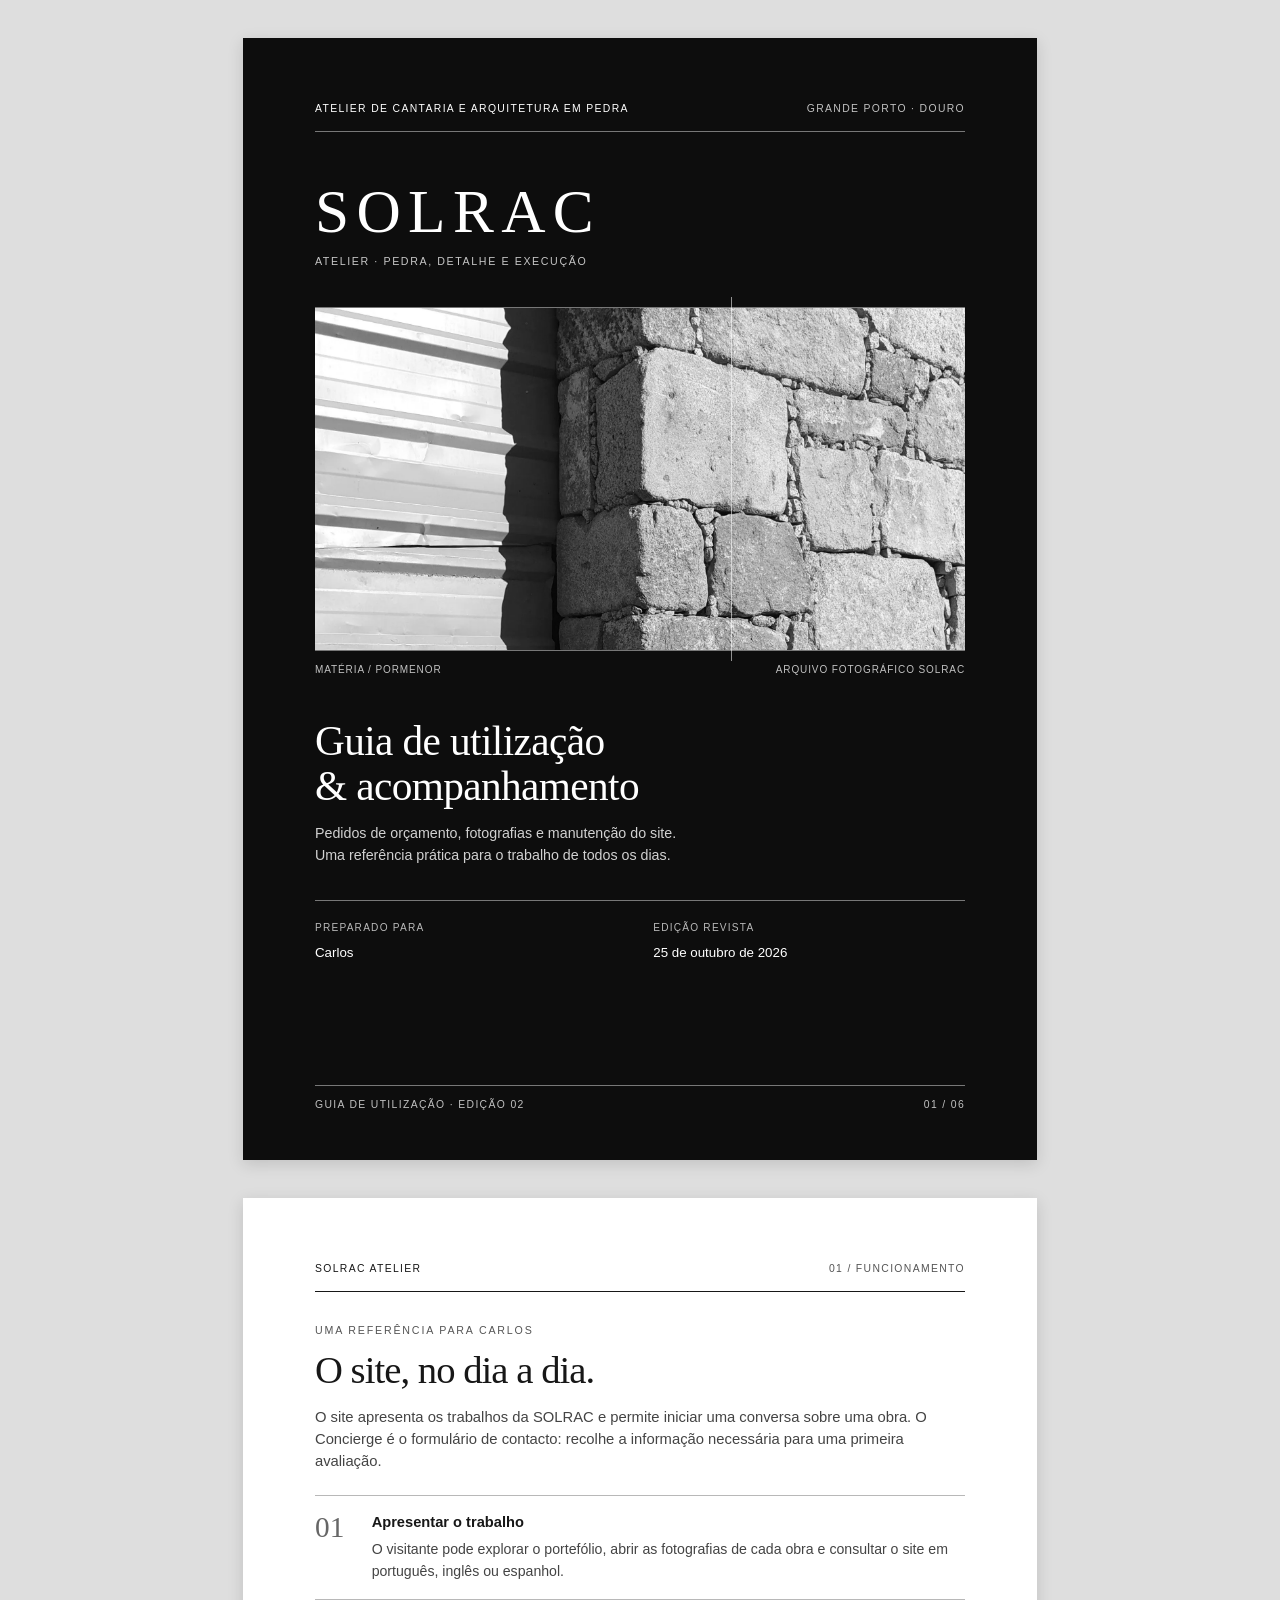
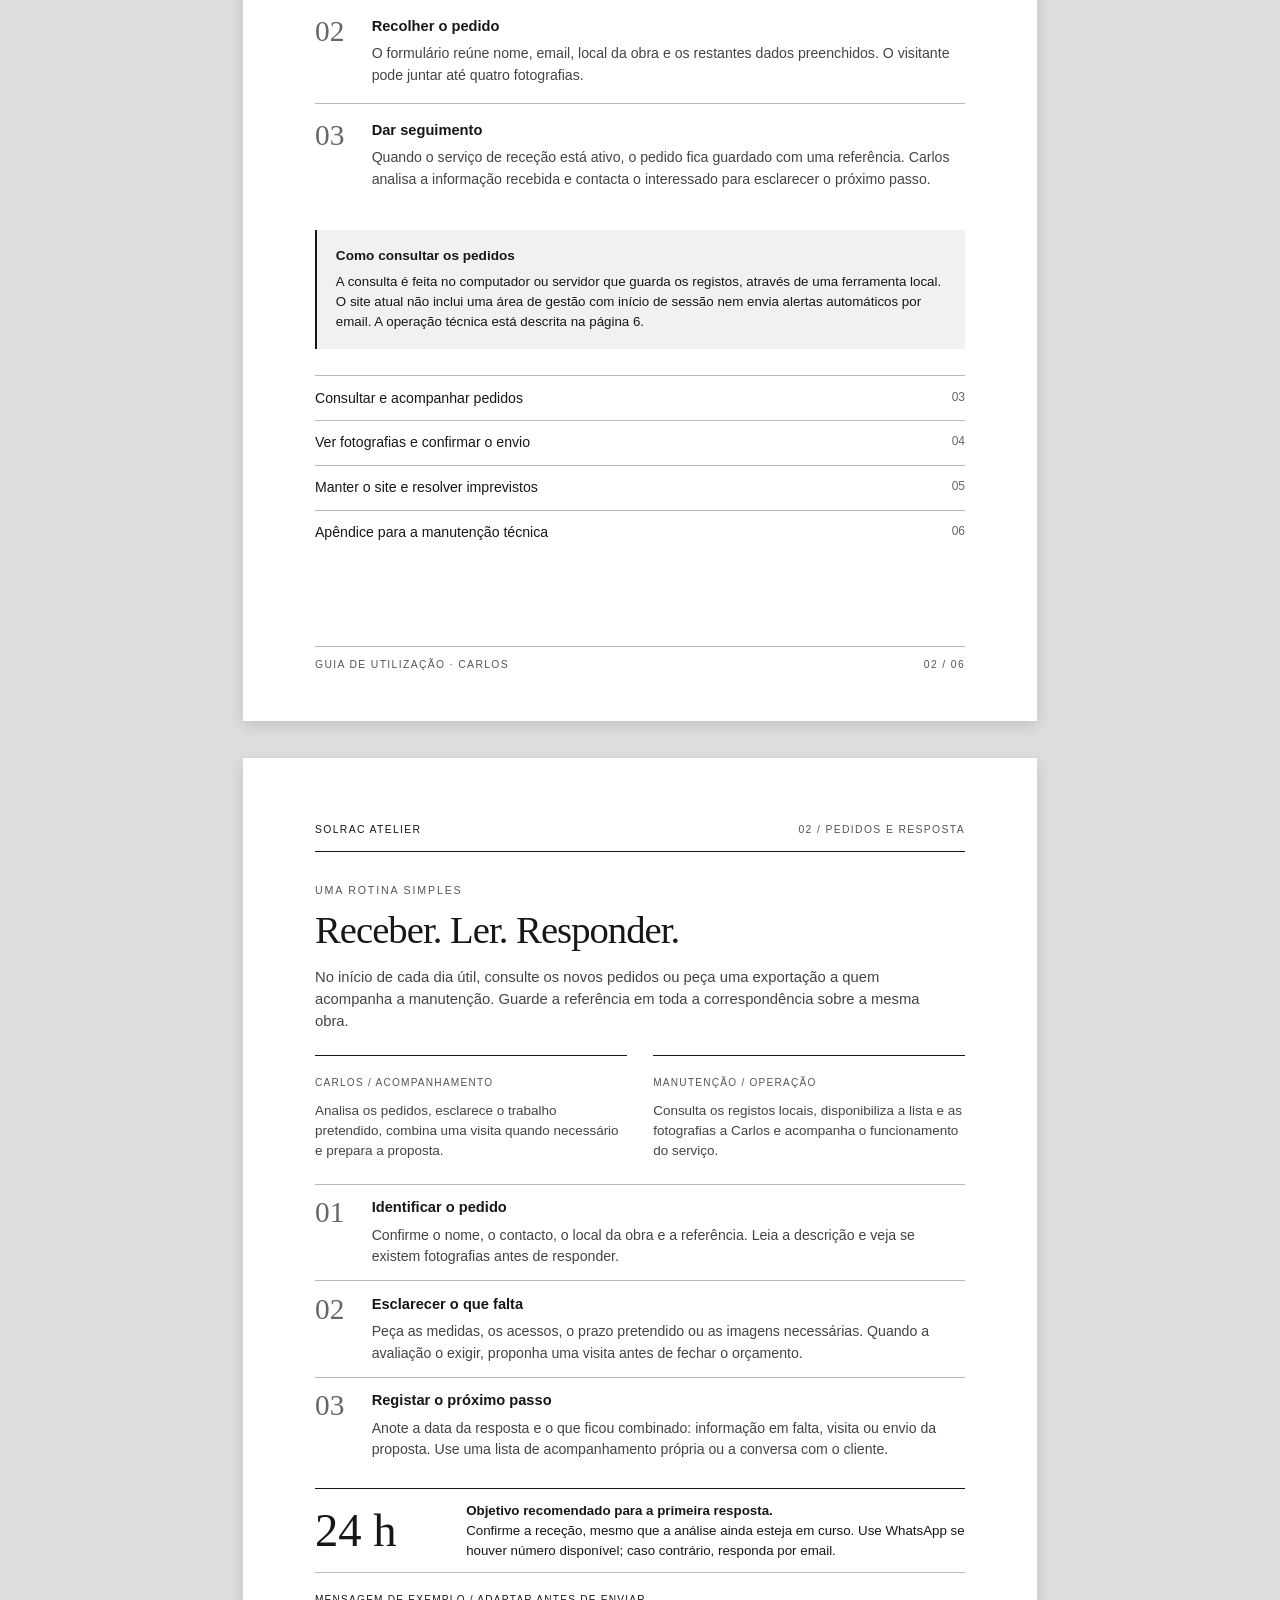
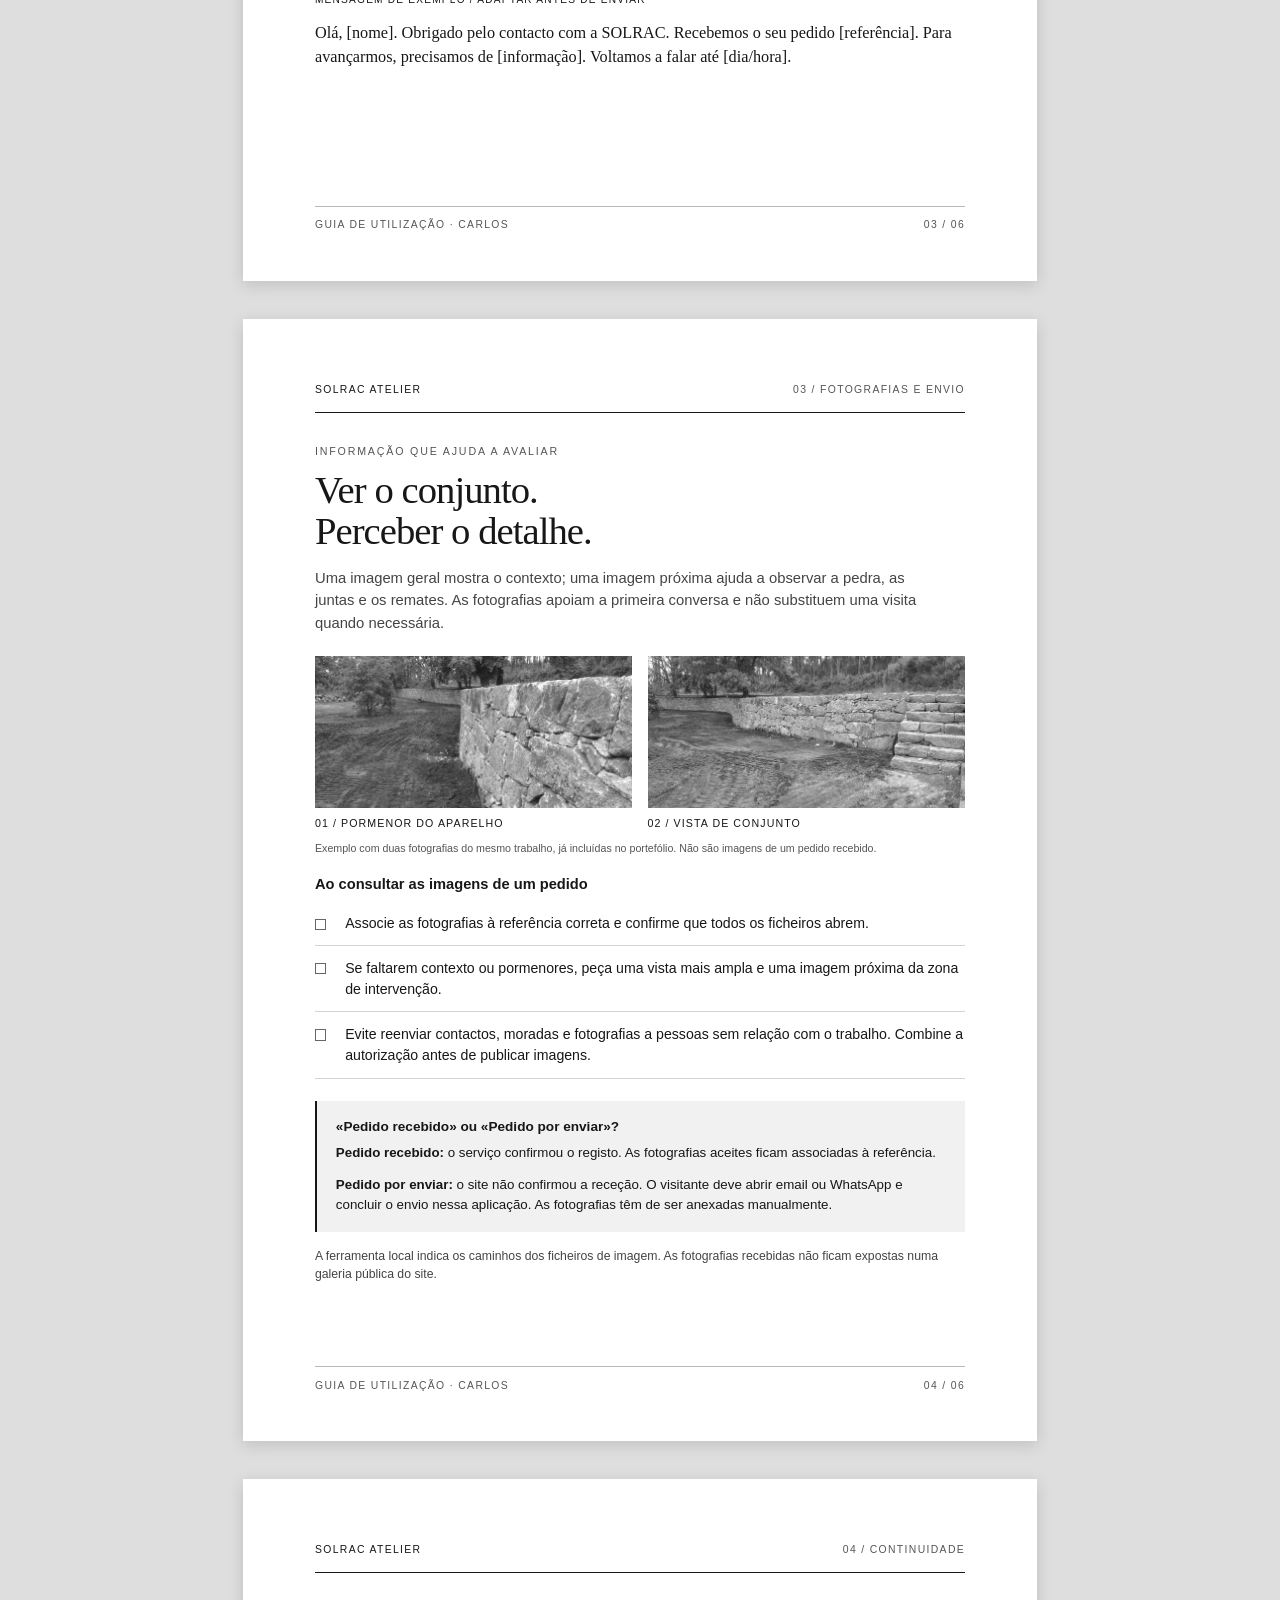
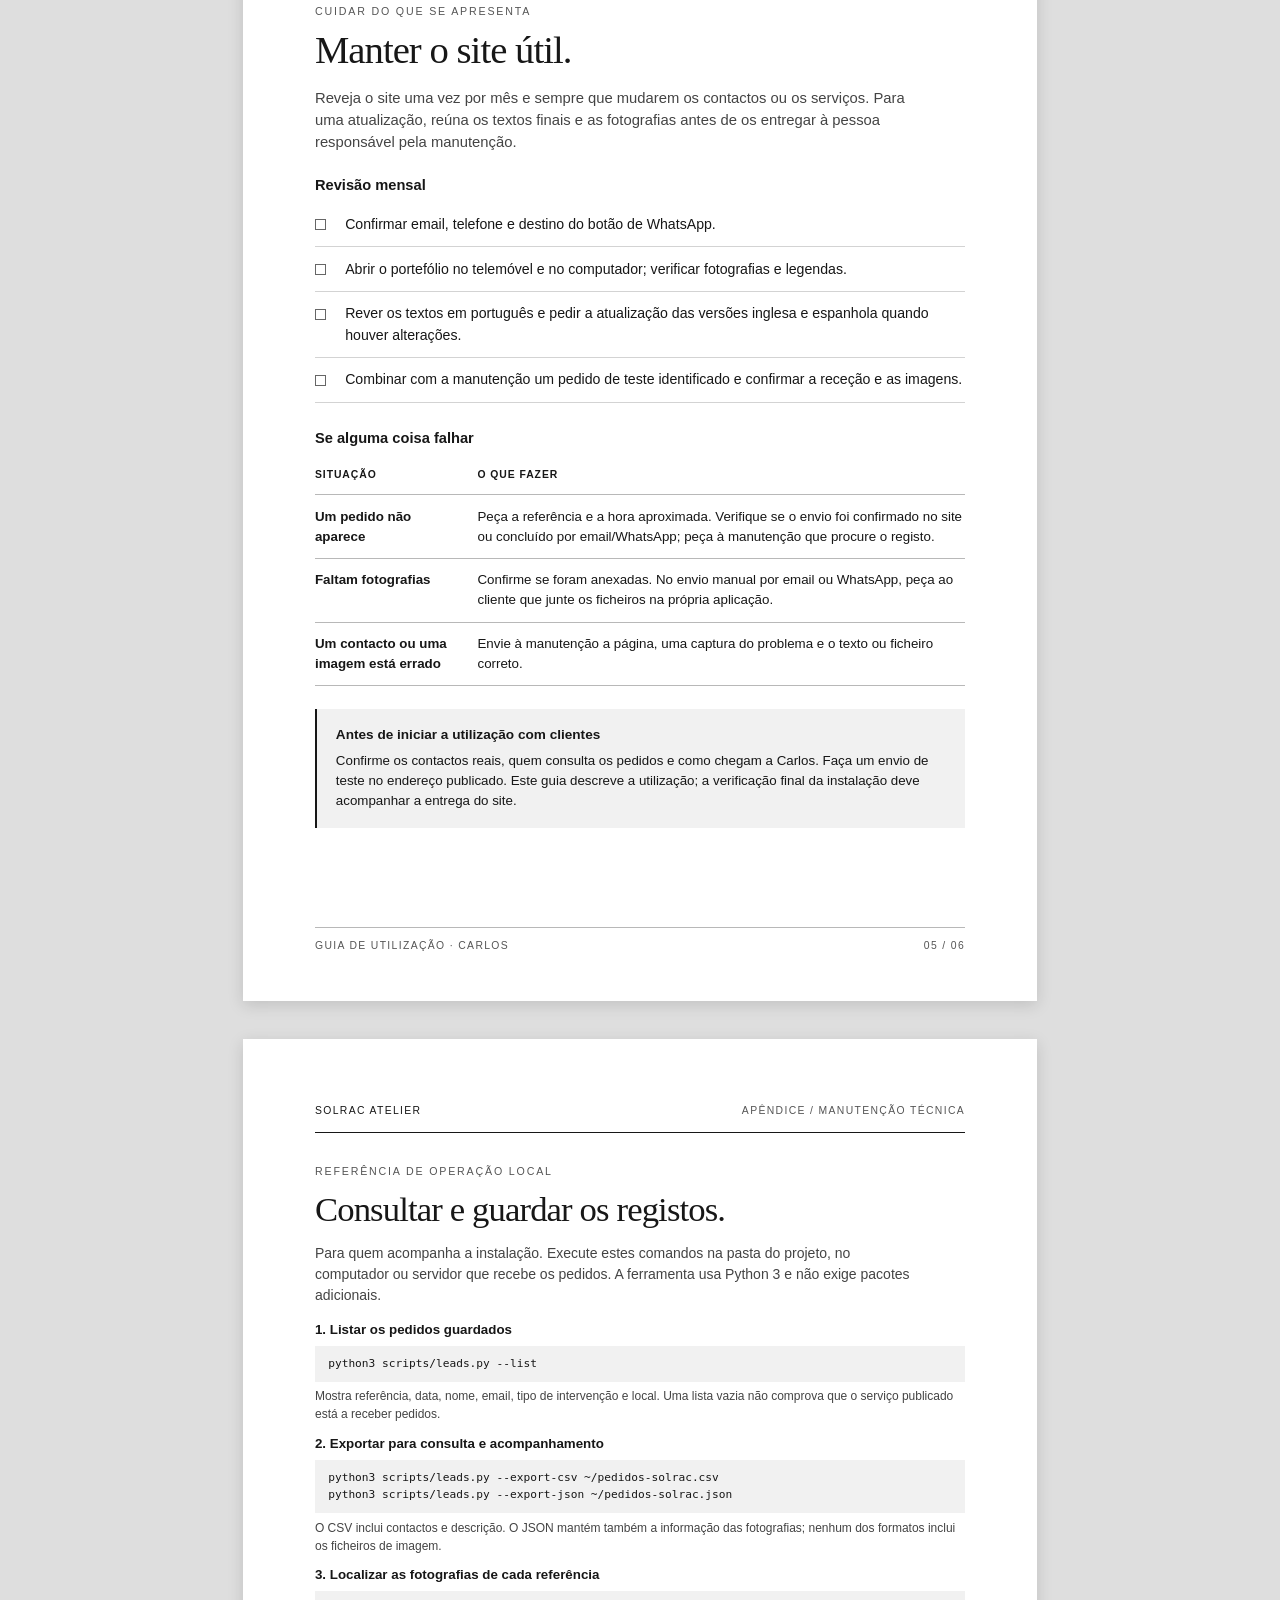
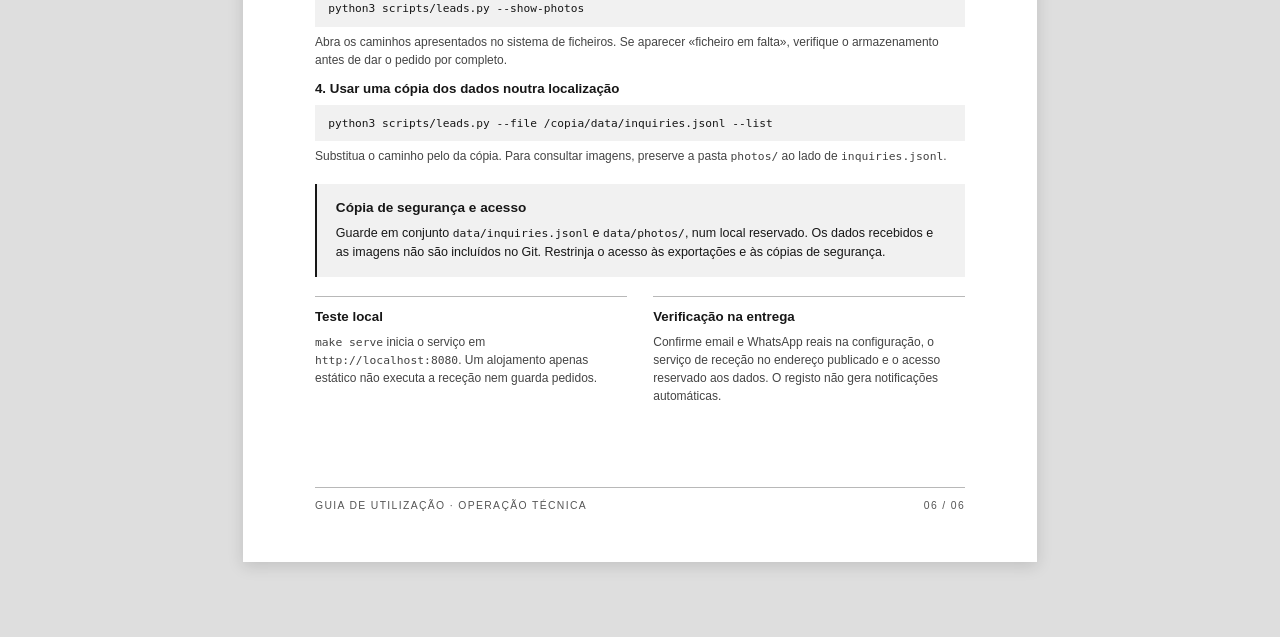
<file: docs/dossier_cliente_carlos.html>
<!doctype html>
<html lang="pt-PT">
<head>
<meta charset="utf-8">
<meta name="viewport" content="width=device-width, initial-scale=1">
<meta name="description" content="Guia SOLRAC para Carlos: pedidos, fotografias, acompanhamento e manutenção. Inclui apêndice de operação técnica.">
<title>SOLRAC Atelier | Guia de utilização para Carlos</title>
<style>
@page { size: A4; margin: 0; }
:root { color-scheme: light; --ink: #171717; --muted: #555; --rule: #b8b8b8; --soft: #f1f1f1; }
* { box-sizing: border-box; }
html,body { margin:0; padding:0; color:var(--ink); background:#fff; }
body { font:10.6pt/1.5 Arial,"Liberation Sans",sans-serif; -webkit-print-color-adjust:exact; print-color-adjust:exact; }
.sheet { position:relative; width:210mm; height:297mm; padding:17mm 19mm 22mm; break-after:page; }
.sheet:last-child { break-after:auto; }
.running-head,.folio { display:flex; justify-content:space-between; align-items:baseline; gap:8mm; font-size:7.8pt; line-height:1.3; text-transform:uppercase; letter-spacing:.13em; }
.running-head { padding-bottom:4mm; border-bottom:.3mm solid var(--ink); }
.running-head span:last-child { text-align:right; color:var(--muted); }
.folio { position:absolute; bottom:13mm; left:19mm; right:19mm; padding-top:3mm; border-top:.2mm solid var(--rule); color:var(--muted); }
h1,h2,h3,p,figure { margin:0; }
h1,h2 { font-family:Georgia,"Liberation Serif",serif; font-weight:400; }
h2 { margin:3mm 0 4mm; font-size:29pt; line-height:1.06; letter-spacing:-.025em; }
h3 { margin-bottom:2mm; font-size:11pt; line-height:1.3; }
p+p { margin-top:3mm; }
.kicker { margin-top:8mm; color:var(--muted); font-size:8pt; letter-spacing:.17em; text-transform:uppercase; }
.intro { max-width:162mm; margin-bottom:6mm; color:#444; font-size:11.1pt; line-height:1.5; }
.small { font-size:9.2pt; line-height:1.5; color:#444; }
.rule { border-top:.2mm solid var(--rule); }
.two-col { display:grid; grid-template-columns:repeat(2,minmax(0,1fr)); gap:7mm; }
.note { margin-top:6mm; padding:4.5mm 5mm; border-left:.7mm solid var(--ink); background:var(--soft); }
.note h3 { font-size:10.2pt; }
.note p { font-size:10pt; line-height:1.5; }
.steps { counter-reset:step; }
.step { display:grid; grid-template-columns:11mm 1fr; column-gap:4mm; padding:4.5mm 0; border-top:.2mm solid var(--rule); break-inside:avoid; }
.step::before { counter-increment:step; content:"0" counter(step); color:#666; font:22pt/1 Georgia,"Liberation Serif",serif; }
.step p { color:#444; }
.requests .step { padding:3.5mm 0; }
.rows { margin:0; padding:0; list-style:none; }
.rows li { display:grid; grid-template-columns:5mm 1fr; gap:3mm; padding:3mm 0; border-bottom:.2mm solid #d3d3d3; break-inside:avoid; }
.rows li::before { content:""; display:block; width:2.4mm; height:2.4mm; border:.25mm solid #666; margin-top:1.5mm; }
.tag { display:inline-block; font-size:7.6pt; line-height:1.2; text-transform:uppercase; letter-spacing:.12em; }
.path { font:8.5pt/1.45 "DejaVu Sans Mono",monospace; }
pre { margin:2mm 0 0; padding:3mm 3.5mm; background:var(--soft); font:8.4pt/1.55 "DejaVu Sans Mono",monospace; white-space:pre-wrap; overflow-wrap:anywhere; }
a { color:inherit; text-decoration:none; }
table { width:100%; border-collapse:collapse; font-size:10pt; line-height:1.5; }
th,td { text-align:left; vertical-align:top; padding:3mm 0; border-bottom:.2mm solid var(--rule); }
th { font-size:7.8pt; text-transform:uppercase; letter-spacing:.09em; }
td:first-child { width:43mm; padding-right:5mm; font-weight:700; }
.cover { background:#0d0d0d; color:#fff; }
.cover .running-head { border-color:#777; }
.cover .running-head span:last-child,.cover .folio { color:#c1c1c1; }
.cover .folio { border-color:#777; }
.wordmark { margin-top:13mm; font:46pt/1 Georgia,"Liberation Serif",serif; letter-spacing:.12em; }
.brand-line { margin-top:3mm; color:#c6c6c6; font-size:8pt; text-transform:uppercase; letter-spacing:.15em; }
.cover-image { position:relative; margin-top:10mm; height:91mm; border-top:.25mm solid #777; border-bottom:.25mm solid #777; }
.cover-image img { display:block; width:100%; height:100%; object-fit:cover; object-position:68% 42%; filter:grayscale(1); }
.cover-image::after { content:""; position:absolute; left:64%; top:-3mm; bottom:-3mm; width:.2mm; background:rgba(255,255,255,.55); }
.cover-caption { margin-top:3mm; display:flex; justify-content:space-between; color:#c1c1c1; font-size:7.5pt; letter-spacing:.09em; text-transform:uppercase; }
.cover h1 { margin-top:11mm; font-size:31pt; line-height:1.08; letter-spacing:-.015em; }
.cover-subtitle { margin-top:4mm; max-width:145mm; font-size:10.7pt; line-height:1.5; color:#d1d1d1; }
.cover-meta { display:grid; grid-template-columns:1fr 1fr; gap:7mm; margin-top:9mm; padding-top:4mm; border-top:.2mm solid #777; }
.cover-meta p { margin-top:1.5mm; font-size:10pt; }
.cover-meta .tag { color:#b9b9b9; }
.contents { margin-top:7mm; }
.contents a { display:flex; justify-content:space-between; gap:8mm; padding:3mm 0; border-top:.2mm solid var(--rule); }
.contents .num { color:#666; font-size:9pt; }
.role { padding-top:4mm; border-top:.3mm solid var(--ink); }
.role p { color:#444; font-size:10.1pt; }
.role .tag { margin-bottom:3mm; color:#555; }
.response-target { display:grid; grid-template-columns:35mm 1fr; align-items:center; gap:5mm; margin:4mm 0; padding:3mm 0; border-top:.3mm solid var(--ink); border-bottom:.2mm solid var(--rule); }
.response-target .value { font:35pt/1 Georgia,"Liberation Serif",serif; }
.response-target p { font-size:10pt; }
blockquote { margin:3mm 0 0; font:12.2pt/1.5 Georgia,"Liberation Serif",serif; }
.photo-pair { margin:5mm 0 4mm; }
.photo-pair .two-col { gap:4mm; }
.photo-pair img { display:block; width:100%; height:40mm; object-fit:cover; filter:grayscale(1); }
figcaption { margin-top:2.5mm; color:#555; font-size:8pt; line-height:1.45; }
.photo-label { margin-top:2mm; font-size:8pt; text-transform:uppercase; letter-spacing:.1em; }
.technical h2 { font-size:26pt; }
.command { margin-top:3mm; break-inside:avoid; }
.technical pre { padding:2.5mm 3.5mm; }
.command h3 { margin:0; font-size:10pt; }
.technical .intro { margin-bottom:4mm; font-size:10.5pt; }
.technical .note { margin-top:5mm; padding:4mm 5mm; }
.technical .note p { font-size:9.4pt; }
.technical .small { font-size:9pt; }
@media screen {
 body { background:#dedede; padding:10mm 0; }
 .sheet { background:#fff; margin:0 auto 10mm; box-shadow:0 1mm 4mm #0002; }
 .sheet.cover { background:#0d0d0d; }
}
</style>
</head>
<body>
<section class="sheet cover" id="capa" aria-labelledby="cover-title">
<header class="running-head"><span>Atelier de cantaria e arquitetura em pedra</span><span>Grande Porto · Douro</span></header>
<div class="wordmark">SOLRAC</div>
<p class="brand-line">Atelier · Pedra, detalhe e execução</p>
<figure class="cover-image"><img src="../assets/images/hero/cantaria-esquina-1920.webp" alt="Pormenor de uma esquina em pedra, com diferentes tamanhos e texturas de blocos."></figure>
<div class="cover-caption"><span>Matéria / pormenor</span><span>Arquivo fotográfico SOLRAC</span></div>
<h1 id="cover-title">Guia de utilização<br>&amp; acompanhamento</h1>
<p class="cover-subtitle">Pedidos de orçamento, fotografias e manutenção do site.<br>Uma referência prática para o trabalho de todos os dias.</p>
<div class="cover-meta"><div><span class="tag">Preparado para</span><p>Carlos</p></div><div><span class="tag">Edição revista</span><p>25 de outubro de 2026</p></div></div>
<footer class="folio"><span>Guia de utilização · Edição 02</span><span>01 / 06</span></footer>
</section>

<section class="sheet" id="funcionamento" aria-labelledby="site-title">
<header class="running-head"><span>SOLRAC Atelier</span><span>01 / Funcionamento</span></header>
<p class="kicker">Uma referência para Carlos</p>
<h2 id="site-title">O site, no dia a dia.</h2>
<p class="intro">O site apresenta os trabalhos da SOLRAC e permite iniciar uma conversa sobre uma obra. O Concierge é o formulário de contacto: recolhe a informação necessária para uma primeira avaliação.</p>
<div class="steps">
<div class="step"><div><h3>Apresentar o trabalho</h3><p>O visitante pode explorar o portefólio, abrir as fotografias de cada obra e consultar o site em português, inglês ou espanhol.</p></div></div>
<div class="step"><div><h3>Recolher o pedido</h3><p>O formulário reúne nome, email, local da obra e os restantes dados preenchidos. O visitante pode juntar até quatro fotografias.</p></div></div>
<div class="step"><div><h3>Dar seguimento</h3><p>Quando o serviço de receção está ativo, o pedido fica guardado com uma referência. Carlos analisa a informação recebida e contacta o interessado para esclarecer o próximo passo.</p></div></div>
</div>
<div class="note"><h3>Como consultar os pedidos</h3><p>A consulta é feita no computador ou servidor que guarda os registos, através de uma ferramenta local. O site atual não inclui uma área de gestão com início de sessão nem envia alertas automáticos por email. A operação técnica está descrita na página 6.</p></div>
<nav class="contents" aria-label="Conteúdo deste guia">
<a href="#pedidos"><span>Consultar e acompanhar pedidos</span><span class="num">03</span></a>
<a href="#fotografias"><span>Ver fotografias e confirmar o envio</span><span class="num">04</span></a>
<a href="#manutencao"><span>Manter o site e resolver imprevistos</span><span class="num">05</span></a>
<a href="#operacao"><span>Apêndice para a manutenção técnica</span><span class="num">06</span></a>
</nav>
<footer class="folio"><span>Guia de utilização · Carlos</span><span>02 / 06</span></footer>
</section>

<section class="sheet requests" id="pedidos" aria-labelledby="requests-title">
<header class="running-head"><span>SOLRAC Atelier</span><span>02 / Pedidos e resposta</span></header>
<p class="kicker">Uma rotina simples</p>
<h2 id="requests-title">Receber. Ler. Responder.</h2>
<p class="intro">No início de cada dia útil, consulte os novos pedidos ou peça uma exportação a quem acompanha a manutenção. Guarde a referência em toda a correspondência sobre a mesma obra.</p>
<div class="two-col">
<div class="role"><span class="tag">Carlos / acompanhamento</span><p>Analisa os pedidos, esclarece o trabalho pretendido, combina uma visita quando necessário e prepara a proposta.</p></div>
<div class="role"><span class="tag">Manutenção / operação</span><p>Consulta os registos locais, disponibiliza a lista e as fotografias a Carlos e acompanha o funcionamento do serviço.</p></div>
</div>
<div class="steps" style="margin-top:6mm">
<div class="step"><div><h3>Identificar o pedido</h3><p>Confirme o nome, o contacto, o local da obra e a referência. Leia a descrição e veja se existem fotografias antes de responder.</p></div></div>
<div class="step"><div><h3>Esclarecer o que falta</h3><p>Peça as medidas, os acessos, o prazo pretendido ou as imagens necessárias. Quando a avaliação o exigir, proponha uma visita antes de fechar o orçamento.</p></div></div>
<div class="step"><div><h3>Registar o próximo passo</h3><p>Anote a data da resposta e o que ficou combinado: informação em falta, visita ou envio da proposta. Use uma lista de acompanhamento própria ou a conversa com o cliente.</p></div></div>
</div>
<div class="response-target"><div class="value">24 h</div><p><strong>Objetivo recomendado para a primeira resposta.</strong><br>Confirme a receção, mesmo que a análise ainda esteja em curso. Use WhatsApp se houver número disponível; caso contrário, responda por email.</p></div>
<span class="tag">Mensagem de exemplo / adaptar antes de enviar</span>
<blockquote>Olá, [nome]. Obrigado pelo contacto com a SOLRAC. Recebemos o seu pedido [referência]. Para avançarmos, precisamos de [informação]. Voltamos a falar até [dia/hora].</blockquote>
<footer class="folio"><span>Guia de utilização · Carlos</span><span>03 / 06</span></footer>
</section>

<section class="sheet" id="fotografias" aria-labelledby="photos-title">
<header class="running-head"><span>SOLRAC Atelier</span><span>03 / Fotografias e envio</span></header>
<p class="kicker">Informação que ajuda a avaliar</p>
<h2 id="photos-title">Ver o conjunto.<br>Perceber o detalhe.</h2>
<p class="intro">Uma imagem geral mostra o contexto; uma imagem próxima ajuda a observar a pedra, as juntas e os remates. As fotografias apoiam a primeira conversa e não substituem uma visita quando necessária.</p>
<figure class="photo-pair">
<div class="two-col"><div><img src="../assets/images/muros/muro-curvo-1280.webp" alt="Pormenor do aparelho de pedra do muro curvo, no portefólio SOLRAC."><p class="photo-label">01 / Pormenor do aparelho</p></div><div><img src="../assets/images/muros/muro-curvo-vista-2-1280.webp" alt="Vista de conjunto do mesmo muro curvo, no portefólio SOLRAC."><p class="photo-label">02 / Vista de conjunto</p></div></div>
<figcaption>Exemplo com duas fotografias do mesmo trabalho, já incluídas no portefólio. Não são imagens de um pedido recebido.</figcaption>
</figure>
<h3 style="margin-top:5mm">Ao consultar as imagens de um pedido</h3>
<ul class="rows">
<li><span>Associe as fotografias à referência correta e confirme que todos os ficheiros abrem.</span></li>
<li><span>Se faltarem contexto ou pormenores, peça uma vista mais ampla e uma imagem próxima da zona de intervenção.</span></li>
<li><span>Evite reenviar contactos, moradas e fotografias a pessoas sem relação com o trabalho. Combine a autorização antes de publicar imagens.</span></li>
</ul>
<div class="note"><h3>«Pedido recebido» ou «Pedido por enviar»?</h3><p><strong>Pedido recebido:</strong> o serviço confirmou o registo. As fotografias aceites ficam associadas à referência.</p><p><strong>Pedido por enviar:</strong> o site não confirmou a receção. O visitante deve abrir email ou WhatsApp e concluir o envio nessa aplicação. As fotografias têm de ser anexadas manualmente.</p></div>
<p class="small" style="margin-top:4mm">A ferramenta local indica os caminhos dos ficheiros de imagem. As fotografias recebidas não ficam expostas numa galeria pública do site.</p>
<footer class="folio"><span>Guia de utilização · Carlos</span><span>04 / 06</span></footer>
</section>

<section class="sheet" id="manutencao" aria-labelledby="maintenance-title">
<header class="running-head"><span>SOLRAC Atelier</span><span>04 / Continuidade</span></header>
<p class="kicker">Cuidar do que se apresenta</p>
<h2 id="maintenance-title">Manter o site útil.</h2>
<p class="intro">Reveja o site uma vez por mês e sempre que mudarem os contactos ou os serviços. Para uma atualização, reúna os textos finais e as fotografias antes de os entregar à pessoa responsável pela manutenção.</p>
<h3>Revisão mensal</h3>
<ul class="rows">
<li><span>Confirmar email, telefone e destino do botão de WhatsApp.</span></li>
<li><span>Abrir o portefólio no telemóvel e no computador; verificar fotografias e legendas.</span></li>
<li><span>Rever os textos em português e pedir a atualização das versões inglesa e espanhola quando houver alterações.</span></li>
<li><span>Combinar com a manutenção um pedido de teste identificado e confirmar a receção e as imagens.</span></li>
</ul>
<h3 style="margin-top:7mm">Se alguma coisa falhar</h3>
<table aria-label="Situações e ações recomendadas">
<thead><tr><th>Situação</th><th>O que fazer</th></tr></thead>
<tbody>
<tr><td>Um pedido não aparece</td><td>Peça a referência e a hora aproximada. Verifique se o envio foi confirmado no site ou concluído por email/WhatsApp; peça à manutenção que procure o registo.</td></tr>
<tr><td>Faltam fotografias</td><td>Confirme se foram anexadas. No envio manual por email ou WhatsApp, peça ao cliente que junte os ficheiros na própria aplicação.</td></tr>
<tr><td>Um contacto ou uma imagem está errado</td><td>Envie à manutenção a página, uma captura do problema e o texto ou ficheiro correto.</td></tr>
</tbody>
</table>
<div class="note"><h3>Antes de iniciar a utilização com clientes</h3><p>Confirme os contactos reais, quem consulta os pedidos e como chegam a Carlos. Faça um envio de teste no endereço publicado. Este guia descreve a utilização; a verificação final da instalação deve acompanhar a entrega do site.</p></div>
<footer class="folio"><span>Guia de utilização · Carlos</span><span>05 / 06</span></footer>
</section>

<section class="sheet technical" id="operacao" aria-labelledby="technical-title">
<header class="running-head"><span>SOLRAC Atelier</span><span>Apêndice / Manutenção técnica</span></header>
<p class="kicker">Referência de operação local</p>
<h2 id="technical-title">Consultar e guardar os registos.</h2>
<p class="intro">Para quem acompanha a instalação. Execute estes comandos na pasta do projeto, no computador ou servidor que recebe os pedidos. A ferramenta usa Python 3 e não exige pacotes adicionais.</p>
<div class="command"><h3>1. Listar os pedidos guardados</h3><pre>python3 scripts/leads.py --list</pre><p class="small" style="margin-top:1.5mm">Mostra referência, data, nome, email, tipo de intervenção e local. Uma lista vazia não comprova que o serviço publicado está a receber pedidos.</p></div>
<div class="command"><h3>2. Exportar para consulta e acompanhamento</h3><pre>python3 scripts/leads.py --export-csv ~/pedidos-solrac.csv
python3 scripts/leads.py --export-json ~/pedidos-solrac.json</pre><p class="small" style="margin-top:1.5mm">O CSV inclui contactos e descrição. O JSON mantém também a informação das fotografias; nenhum dos formatos inclui os ficheiros de imagem.</p></div>
<div class="command"><h3>3. Localizar as fotografias de cada referência</h3><pre>python3 scripts/leads.py --show-photos</pre><p class="small" style="margin-top:1.5mm">Abra os caminhos apresentados no sistema de ficheiros. Se aparecer «ficheiro em falta», verifique o armazenamento antes de dar o pedido por completo.</p></div>
<div class="command"><h3>4. Usar uma cópia dos dados noutra localização</h3><pre>python3 scripts/leads.py --file /copia/data/inquiries.jsonl --list</pre><p class="small" style="margin-top:1.5mm">Substitua o caminho pelo da cópia. Para consultar imagens, preserve a pasta <span class="path">photos/</span> ao lado de <span class="path">inquiries.jsonl</span>.</p></div>
<div class="note"><h3>Cópia de segurança e acesso</h3><p>Guarde em conjunto <span class="path">data/inquiries.jsonl</span> e <span class="path">data/photos/</span>, num local reservado. Os dados recebidos e as imagens não são incluídos no Git. Restrinja o acesso às exportações e às cópias de segurança.</p></div>
<div class="two-col" style="margin-top:5mm">
<div class="rule" style="padding-top:3mm"><h3 style="font-size:10pt">Teste local</h3><p class="small"><span class="path">make serve</span> inicia o serviço em <span class="path">http://localhost:8080</span>. Um alojamento apenas estático não executa a receção nem guarda pedidos.</p></div>
<div class="rule" style="padding-top:3mm"><h3 style="font-size:10pt">Verificação na entrega</h3><p class="small">Confirme email e WhatsApp reais na configuração, o serviço de receção no endereço publicado e o acesso reservado aos dados. O registo não gera notificações automáticas.</p></div>
</div>
<footer class="folio"><span>Guia de utilização · Operação técnica</span><span>06 / 06</span></footer>
</section>
</body>
</html>
</file>
<file: css/variables.css>
/* ==========================================================================
   SOLRAC · ATELIER DE ARQUITETURA TECTÓNICA & CANTARIA DE AUTOR
   DESIGN SYSTEM TOKENS & ARCHITECTURAL GRID VARIABLES
   ========================================================================== */

:root {
  /* -------------------------------------------------------------------------
     Monochrome Tonal Palette (Strict High-End Architecture)
     ------------------------------------------------------------------------- */
  --bg-primary: #070707;
  --bg-surface: #0d0d0d;
  --bg-surface-elevated: #1f1f1f;
  --bg-surface-hover: #1f1f1f;
  --bg-overlay: rgba(7, 7, 7, 0.94);
  
  --border-subtle: rgba(255, 255, 255, 0.08);
  --border-medium: rgba(255, 255, 255, 0.16);
  --border-strong: rgba(255, 255, 255, 0.32);
  --border-light: rgba(255, 255, 255, 0.65);

  --text-primary: #f5f5f5;        /* Travertine white */
  --text-secondary: #a0a0a0;      /* Granite dust */
  --text-muted: #858585;          /* Basalt dark */
  --text-inverse: #070707;

  /* -------------------------------------------------------------------------
     Typography Scale
     ------------------------------------------------------------------------- */
  --font-serif: 'Cinzel', 'Cormorant Garamond', 'Didot', serif;
  --font-sans: 'Plus Jakarta Sans', -apple-system, BlinkMacSystemFont, 'Segoe UI', Roboto, sans-serif;
  --font-mono: 'JetBrains Mono', 'Space Mono', monospace;

  --text-display: clamp(2.5rem, 6vw + 1rem, 5.5rem);
  --text-h1: clamp(2rem, 4vw + 0.5rem, 3.75rem);
  --text-h2: clamp(1.5rem, 2.5vw + 0.5rem, 2.5rem);
  --text-h3: clamp(1.25rem, 1.8vw + 0.2rem, 1.75rem);
  --text-body-lg: 1.125rem;
  --text-body: 0.9375rem;
  --text-body-sm: 0.8125rem;
  --text-micro: 0.6875rem;

  /* -------------------------------------------------------------------------
     Architectural Grid & Spacing
     ------------------------------------------------------------------------- */
  --max-width: 1440px;
  --header-height: 84px;
  --container-padding: clamp(1.25rem, 4vw, 4rem);

  --space-xs: 0.5rem;
  --space-sm: 1rem;
  --space-md: 1.5rem;
  --space-lg: 2.5rem;
  --space-xl: 4.5rem;
  --space-2xl: 7.5rem;

  /* -------------------------------------------------------------------------
     Transitions & Easings (Architectural Tectonic Feel)
     ------------------------------------------------------------------------- */
  --ease-tectonic: cubic-bezier(0.19, 1, 0.22, 1);
  --ease-smooth: cubic-bezier(0.4, 0, 0.2, 1);
  --transition-fast: 0.2s var(--ease-smooth);
  --transition-normal: 0.4s var(--ease-tectonic);
  --transition-slow: 0.8s var(--ease-tectonic);

  /* -------------------------------------------------------------------------
     Geometry & Radii (Pure Razor-Sharp Architectural Lines)
     ------------------------------------------------------------------------- */
  --radius-none: 0px;
  --radius-sm: 2px;
  --radius-md: 4px;
}
</file>
<file: css/typography.css>
/* ==========================================================================
   SOLRAC · ATELIER DE ARQUITETURA TECTÓNICA & CANTARIA DE AUTOR
   TYPOGRAPHY & EDITORIAL HIERARCHY
   ========================================================================== */


body {
  font-family: var(--font-sans);
  font-size: var(--text-body);
  line-height: 1.65;
  color: var(--text-primary);
  background-color: var(--bg-primary);
  -webkit-font-smoothing: antialiased;
  -moz-osx-font-smoothing: grayscale;
  text-rendering: optimizeLegibility;
}

/* -------------------------------------------------------------------------
   Editorial Titles & Serif Headings
   ------------------------------------------------------------------------- */
h1, h2, h3, h4, .font-serif {
  font-family: var(--font-serif);
  font-weight: 500;
  letter-spacing: 0.04em;
  text-transform: uppercase;
  color: var(--text-primary);
  line-height: 1.15;
}

.display-title {
  font-size: var(--text-display);
  font-weight: 600;
  letter-spacing: 0.05em;
  line-height: 1.05;
}

h1 { font-size: var(--text-h1); }
h2 { font-size: var(--text-h2); }
h3 { font-size: var(--text-h3); }

/* -------------------------------------------------------------------------
   Technical Mono & Coordinates Tags
   ------------------------------------------------------------------------- */
.font-mono, .badge-coord, .tech-label, .metric-number {
  font-family: var(--font-mono);
  letter-spacing: 0.08em;
  font-size: var(--text-micro);
  text-transform: uppercase;
}

.tech-label {
  color: var(--text-secondary);
  font-weight: 500;
  display: inline-flex;
  align-items: center;
  gap: 0.5rem;
}

.tech-label::before {
  content: '';
  display: inline-block;
  width: 6px;
  height: 6px;
  background-color: var(--text-primary);
}

.text-muted {
  color: var(--text-secondary);
}

p {
  color: var(--text-secondary);
  margin-bottom: 1rem;
}

p.lead {
  font-size: var(--text-body-lg);
  color: var(--text-primary);
  line-height: 1.6;
  font-weight: 300;
}
</file>
<file: css/style.css>
/* ==========================================================================
   SOLRAC TECTONICS · STONECRAFT & ARCHITECTURAL ENGINEERING
   MAIN STYLESHEET (High-End Monochromatic Architectural Luxury)
   ========================================================================== */


/* -------------------------------------------------------------------------
   Reset & Base Standards
   ------------------------------------------------------------------------- */
*, *::before, *::after {
  box-sizing: border-box;
  margin: 0;
  padding: 0;
}

[hidden] {
  display: none !important;
}

html {
  scroll-behavior: smooth;
  background-color: var(--bg-primary);
}

body {
  overflow-x: hidden;
  position: relative;
  background-color: var(--bg-primary);
}

img {
  max-width: 100%;
  height: auto;
  display: block;
  filter: grayscale(100%) contrast(110%);
  transition: filter var(--transition-normal), transform var(--transition-normal);
}

a {
  color: inherit;
  text-decoration: none;
}

button {
  font-family: inherit;
  cursor: pointer;
  border: none;
  background: none;
}

/* -------------------------------------------------------------------------
   Architectural Background Grid (Subtle 1px Technical Drafting Lines)
   ------------------------------------------------------------------------- */
.bg-grid-overlay {
  position: fixed;
  top: 0;
  left: 0;
  width: 100%;
  height: 100vh;
  height: 100dvh;
  pointer-events: none;
  z-index: 1;
  background-image: 
    linear-gradient(to right, rgba(255, 255, 255, 0.02) 1px, transparent 1px),
    linear-gradient(to bottom, rgba(255, 255, 255, 0.02) 1px, transparent 1px);
  background-size: 80px 80px;
}

.site-wrapper {
  position: relative;
  z-index: 2;
}

.container {
  max-width: var(--max-width);
  margin-left: auto;
  margin-right: auto;
  padding-left: var(--container-padding);
  padding-right: var(--container-padding);
}

/* -------------------------------------------------------------------------
   Header & Navigation
   ------------------------------------------------------------------------- */
.header {
  position: fixed;
  top: 0;
  left: 0;
  width: 100%;
  height: var(--header-height);
  background: rgba(8, 8, 8, 0.90);
  backdrop-filter: blur(20px);
  -webkit-backdrop-filter: blur(20px);
  border-bottom: 1px solid var(--border-subtle);
  z-index: 100;
  transition: background var(--transition-normal), border-color var(--transition-normal);
}

.header.scrolled {
  background: rgba(6, 6, 6, 0.96);
  border-bottom-color: var(--border-medium);
  box-shadow: 0 10px 30px rgba(0, 0, 0, 0.8);
}

.header-inner {
  display: flex;
  align-items: center;
  justify-content: space-between;
  height: 100%;
}

.brand-logo-container {
  display: flex;
  align-items: center;
  gap: 1rem;
  transition: opacity var(--transition-fast);
}

.brand-logo-container:hover {
  opacity: 0.9;
}

.brand-emblem-box {
  width: 44px;
  height: 44px;
  background: var(--bg-surface);
  border: 1px solid var(--border-medium);
  display: flex;
  align-items: center;
  justify-content: center;
  transition: border-color var(--transition-normal), transform var(--transition-normal);
}

.brand-logo-container:hover .brand-emblem-box {
  border-color: var(--text-primary);
  transform: scale(1.03);
}

.brand-emblem-svg {
  width: 28px;
  height: 28px;
}

.brand-text-block {
  display: flex;
  flex-direction: column;
  gap: 2px;
}

.brand-name {
  font-family: var(--font-serif);
  font-size: 1.35rem;
  font-weight: 700;
  letter-spacing: 0.18em;
  color: var(--text-primary);
  line-height: 1;
}

.brand-subtitle {
  font-family: var(--font-mono);
  font-size: 0.58rem;
  letter-spacing: 0.22em;
  color: var(--text-secondary);
  text-transform: uppercase;
}

.nav-links {
  display: flex;
  align-items: center;
  gap: 2.5rem;
  list-style: none;
}

.nav-link {
  font-family: var(--font-mono);
  font-size: 0.72rem;
  letter-spacing: 0.14em;
  text-transform: uppercase;
  color: var(--text-secondary);
  position: relative;
  padding: 0.5rem 0;
  transition: color var(--transition-fast);
}

.nav-link:hover, .nav-link.active {
  color: var(--text-primary);
}

.nav-link::after {
  content: '';
  position: absolute;
  bottom: 0;
  left: 0;
  width: 0%;
  height: 1px;
  background-color: var(--text-primary);
  transition: width var(--transition-normal);
}

.nav-link:hover::after, .nav-link.active::after {
  width: 100%;
}

.header-cta {
  display: flex;
  align-items: center;
  gap: 1.25rem;
}

.btn-concierge {
  display: inline-flex;
  align-items: center;
  gap: 0.75rem;
  padding: 0.75rem 1.4rem;
  background: var(--text-primary);
  color: var(--text-inverse);
  font-family: var(--font-mono);
  font-size: 0.72rem;
  font-weight: 600;
  letter-spacing: 0.14em;
  text-transform: uppercase;
  border: 1px solid var(--text-primary);
  transition: all var(--transition-normal);
}

.btn-concierge:hover {
  background: transparent;
  color: var(--text-primary);
}

.btn-outline {
  display: inline-flex;
  align-items: center;
  gap: 0.75rem;
  padding: 0.75rem 1.4rem;
  background: transparent;
  color: var(--text-primary);
  font-family: var(--font-mono);
  font-size: 0.72rem;
  font-weight: 500;
  letter-spacing: 0.14em;
  text-transform: uppercase;
  border: 1px solid var(--border-medium);
  transition: all var(--transition-normal);
}

.btn-outline:hover {
  border-color: var(--text-primary);
  background: rgba(255, 255, 255, 0.04);
}

/* Mobile Menu Toggle */
.mobile-toggle {
  display: none;
  flex-direction: column;
  gap: 6px;
  width: 28px;
  cursor: pointer;
  z-index: 102;
  padding: 4px 0;
}

.mobile-toggle span {
  display: block;
  width: 100%;
  height: 1px;
  background-color: var(--text-primary);
  transition: transform var(--transition-normal), opacity var(--transition-normal);
}

.header.menu-open .mobile-toggle span:first-child {
  transform: translateY(3.5px) rotate(45deg);
}

.header.menu-open .mobile-toggle span:last-child {
  transform: translateY(-3.5px) rotate(-45deg);
}

.mobile-nav-cta {
  display: none;
}

/* -------------------------------------------------------------------------
   Language Switcher & I18N Layout Stability (CLS=0 Architecture)
   ------------------------------------------------------------------------- */
.lang-switcher {
  display: inline-flex;
  align-items: center;
  gap: 0.35rem;
  padding: 0.3rem 0.6rem;
  background: var(--bg-surface);
  border: 1px solid var(--border-medium);
  font-family: var(--font-mono);
  font-size: 0.72rem;
  letter-spacing: 0.12em;
  user-select: none;
  box-sizing: border-box;
  flex-shrink: 0;
}

.lang-btn {
  background: transparent;
  border: none;
  padding: 0.15rem 0.3rem;
  color: var(--text-muted);
  font-family: var(--font-mono);
  font-size: 0.72rem;
  font-weight: 600;
  letter-spacing: 0.12em;
  cursor: pointer;
  transition: color var(--transition-fast), background-color var(--transition-fast);
  line-height: 1;
}

.lang-btn:hover {
  color: var(--text-primary);
}

.lang-btn.active {
  color: var(--text-primary);
  background: rgba(255, 255, 255, 0.08);
}

.lang-sep {
  color: var(--border-medium);
  font-size: 0.65rem;
  line-height: 1;
  pointer-events: none;
}

.mobile-nav-header {
  display: none;
}

/* Zero Layout Shift (CLS=0) Reservations for Multi-Language Swapping */
.nav-link {
  white-space: nowrap;
}

.hero-title {
  min-height: 2.2em;
}

.hero-badge {
  white-space: nowrap;
}

.hero-actions .btn-concierge,
.hero-actions .btn-outline {
  min-width: 10.5rem;
  justify-content: center;
  white-space: nowrap;
}

.filter-btn {
  white-space: nowrap;
}

.stat-item {
  min-height: 4.8rem;
}

.method-step {
  min-height: 12rem;
}

.btn-submit-luxury {
  white-space: nowrap;
  min-height: 3.2rem;
}

/* -------------------------------------------------------------------------
   Hero Section (Monolithic Architectural Impact)
   ------------------------------------------------------------------------- */
.hero {
  min-height: 100vh;
  padding-top: calc(var(--header-height) + var(--space-xl));
  padding-bottom: var(--space-xl);
  display: flex;
  flex-direction: column;
  justify-content: space-between;
  border-bottom: 1px solid var(--border-subtle);
  position: relative;
}

.hero > .container {
  width: 100%;
}

.hero-meta-bar {
  display: flex;
  justify-content: space-between;
  align-items: center;
  border-bottom: 1px solid var(--border-subtle);
  padding-bottom: var(--space-sm);
  margin-bottom: var(--space-lg);
}

.hero-coords {
  font-family: var(--font-mono);
  font-size: 0.72rem;
  color: var(--text-secondary);
  letter-spacing: 0.12em;
}

.hero-status {
  display: flex;
  align-items: center;
  gap: 0.5rem;
  font-family: var(--font-mono);
  font-size: 0.72rem;
  color: var(--text-primary);
}

.status-dot {
  width: 6px;
  height: 6px;
  border-radius: 50%;
  background-color: var(--text-primary);
}

.hero-main-grid {
  display: grid;
  grid-template-columns: 1.35fr 1fr;
  gap: var(--space-xl);
  align-items: center;
  margin-bottom: var(--space-xl);
}

.hero-content {
  min-width: 0;
  display: flex;
  flex-direction: column;
  gap: var(--space-md);
}

.hero-badge {
  display: inline-flex;
  align-items: center;
  gap: 0.75rem;
  font-family: var(--font-mono);
  font-size: 0.7rem;
  letter-spacing: 0.18em;
  text-transform: uppercase;
  color: var(--text-secondary);
  padding: 0.4rem 0.85rem;
  border: 1px solid var(--border-subtle);
  background: var(--bg-surface);
  width: fit-content;
}

.hero-title {
  font-family: var(--font-serif);
  font-size: var(--text-display);
  line-height: 1.03;
  color: var(--text-primary);
  font-weight: 600;
  text-transform: uppercase;
  letter-spacing: 0.03em;
}

.hero-title span {
  display: block;
  color: var(--text-secondary);
  font-weight: 300;
  font-style: italic;
  font-family: 'Cormorant Garamond', var(--font-serif);
  text-transform: none;
  font-size: 0.9em;
}

.hero-description {
  font-size: var(--text-body-lg);
  line-height: 1.65;
  color: var(--text-secondary);
  max-width: 580px;
}

.hero-actions {
  display: flex;
  align-items: center;
  gap: 1.25rem;
  margin-top: var(--space-sm);
}

.hero-visual-frame {
  position: relative;
  aspect-ratio: 4/5;
  background: var(--bg-surface);
  border: 1px solid var(--border-medium);
  overflow: hidden;
}

.hero-visual-frame img {
  width: 100%;
  height: 100%;
  object-fit: cover;
  transition: filter 0.6s var(--ease-tectonic), transform 1.2s var(--ease-tectonic);
}

.hero-visual-frame:hover img {
  transform: scale(1.04);
  filter: grayscale(0%) contrast(100%);
}

.hero-frame-tag {
  position: absolute;
  bottom: 0;
  left: 0;
  width: 100%;
  padding: 1.25rem;
  background: linear-gradient(to top, rgba(8, 8, 8, 0.95), transparent);
  display: flex;
  justify-content: space-between;
  align-items: flex-end;
  font-family: var(--font-mono);
  font-size: 0.7rem;
  color: var(--text-primary);
  letter-spacing: 0.1em;
}

.hero-stats-row {
  display: grid;
  grid-template-columns: repeat(4, 1fr);
  border-top: 1px solid var(--border-subtle);
  border-bottom: 1px solid var(--border-subtle);
  background: var(--bg-surface);
}

.stat-item {
  padding: var(--space-lg) var(--space-md);
  border-right: 1px solid var(--border-subtle);
  display: flex;
  flex-direction: column;
  gap: 0.35rem;
}

.stat-item:last-child {
  border-right: none;
}

.stat-value {
  font-family: var(--font-serif);
  font-size: 2.25rem;
  color: var(--text-primary);
  font-weight: 600;
  line-height: 1;
}

.stat-label {
  font-family: var(--font-mono);
  font-size: 0.68rem;
  color: var(--text-secondary);
  letter-spacing: 0.12em;
  text-transform: uppercase;
}

/* -------------------------------------------------------------------------
   Section Headers (Editorial Architecture Standard)
   ------------------------------------------------------------------------- */
.section {
  padding-top: var(--space-2xl);
  padding-bottom: var(--space-2xl);
  border-bottom: 1px solid var(--border-subtle);
  position: relative;
}

.section-header {
  margin-bottom: var(--space-xl);
  display: flex;
  flex-direction: column;
  gap: 0.75rem;
}

.section-num {
  font-family: var(--font-mono);
  font-size: 0.72rem;
  color: var(--text-secondary);
  letter-spacing: 0.22em;
  text-transform: uppercase;
}

.section-title {
  font-size: var(--text-h2);
  color: var(--text-primary);
  letter-spacing: 0.04em;
}

.section-subtitle {
  font-size: var(--text-body-lg);
  color: var(--text-secondary);
  max-width: 650px;
}

/* -------------------------------------------------------------------------
   Dual Mastery Section (The Technical Architect + The Master Stonemason)
   ------------------------------------------------------------------------- */
.duality-grid {
  display: grid;
  grid-template-columns: 1fr 1fr;
  gap: 1px;
  background-color: var(--border-subtle);
  border: 1px solid var(--border-subtle);
}

.duality-card {
  background-color: var(--bg-primary);
  padding: var(--space-xl);
  display: flex;
  flex-direction: column;
  gap: var(--space-lg);
  transition: background-color var(--transition-normal);
}

.duality-card:hover {
  background-color: var(--bg-surface);
}

.duality-header {
  display: flex;
  justify-content: space-between;
  align-items: flex-start;
}

.duality-icon {
  width: 48px;
  height: 48px;
  border: 1px solid var(--border-medium);
  display: flex;
  align-items: center;
  justify-content: center;
  color: var(--text-primary);
  font-family: var(--font-mono);
  font-size: 0.9rem;
}

.duality-title {
  font-size: var(--text-h3);
  margin-top: 1rem;
}

.duality-features {
  list-style: none;
  display: flex;
  flex-direction: column;
  gap: 1.25rem;
}

.duality-features li {
  display: flex;
  align-items: flex-start;
  gap: 1rem;
  font-size: var(--text-body);
  color: var(--text-secondary);
  line-height: 1.55;
}

.duality-features li span.marker {
  font-family: var(--font-mono);
  font-size: 0.72rem;
  color: var(--text-primary);
  margin-top: 2px;
}

.duality-quote {
  padding-top: var(--space-md);
  border-top: 1px solid var(--border-subtle);
  font-family: 'Cormorant Garamond', var(--font-serif);
  font-size: 1.25rem;
  font-style: italic;
  color: var(--text-primary);
  line-height: 1.45;
}

/* -------------------------------------------------------------------------
   Portfolio Gallery Section
   ------------------------------------------------------------------------- */
.portfolio-controls {
  display: flex;
  justify-content: space-between;
  align-items: center;
  flex-wrap: wrap;
  gap: 1.5rem;
  margin-bottom: var(--space-xl);
  padding-bottom: var(--space-sm);
  border-bottom: 1px solid var(--border-subtle);
}

.filter-tabs {
  display: flex;
  align-items: center;
  gap: 0.75rem;
  flex-wrap: wrap;
}

.filter-btn {
  font-family: var(--font-mono);
  font-size: 0.72rem;
  letter-spacing: 0.12em;
  text-transform: uppercase;
  color: var(--text-secondary);
  padding: 0.6rem 1.2rem;
  border: 1px solid var(--border-subtle);
  background: var(--bg-surface);
  transition: all var(--transition-fast);
}

.filter-btn:hover, .filter-btn.active {
  color: var(--text-inverse);
  background: var(--text-primary);
  border-color: var(--text-primary);
}

.projects-grid {
  display: grid;
  grid-template-columns: repeat(3, 1fr);
  gap: var(--space-lg);
}

.project-card {
  background: var(--bg-surface);
  border: 1px solid var(--border-subtle);
  display: flex;
  flex-direction: column;
  cursor: pointer;
  transition: transform var(--transition-normal), border-color var(--transition-normal), box-shadow var(--transition-normal);
  position: relative;
  overflow: hidden;
}

.project-card:hover {
  transform: translateY(-4px);
  border-color: var(--border-strong);
  box-shadow: 0 20px 40px rgba(0, 0, 0, 0.6);
}

.project-thumb-wrapper {
  position: relative;
  aspect-ratio: 16/11;
  background: #111;
  overflow: hidden;
}

.project-thumb-wrapper img {
  width: 100%;
  height: 100%;
  object-fit: cover;
  transition: filter 0.6s var(--ease-tectonic), transform var(--transition-normal);
}

.project-card:hover .project-thumb-wrapper img {
  transform: scale(1.06);
  filter: grayscale(0%) contrast(100%);
}

.project-category-badge {
  position: absolute;
  top: 1rem;
  left: 1rem;
  background: rgba(8, 8, 8, 0.85);
  backdrop-filter: blur(8px);
  padding: 0.35rem 0.75rem;
  font-family: var(--font-mono);
  font-size: 0.65rem;
  letter-spacing: 0.12em;
  color: var(--text-primary);
  border: 1px solid var(--border-subtle);
  text-transform: uppercase;
}

.project-expand-btn {
  position: absolute;
  bottom: 1rem;
  right: 1rem;
  width: 36px;
  height: 36px;
  background: rgba(8, 8, 8, 0.85);
  border: 1px solid var(--border-subtle);
  display: flex;
  align-items: center;
  justify-content: center;
  color: var(--text-primary);
  opacity: 0;
  transform: translateY(8px);
  transition: all var(--transition-fast);
}

.project-card:hover .project-expand-btn {
  opacity: 1;
  transform: translateY(0);
}

.project-info {
  padding: var(--space-md);
  display: flex;
  flex-direction: column;
  gap: 0.75rem;
  flex-grow: 1;
  justify-content: space-between;
}

.project-title {
  font-size: 1.15rem;
  color: var(--text-primary);
  font-weight: 500;
  line-height: 1.25;
}

.project-meta-table {
  display: grid;
  grid-template-columns: 1fr 1fr;
  gap: 0.5rem;
  padding-top: 0.75rem;
  border-top: 1px solid var(--border-subtle);
  font-family: var(--font-mono);
  font-size: 0.68rem;
}

.meta-field-label {
  color: var(--text-muted);
  text-transform: uppercase;
}

.meta-field-val {
  color: var(--text-primary);
  text-align: right;
}

/* -------------------------------------------------------------------------
   Tectonic Method (4-Phase Protocol)
   ------------------------------------------------------------------------- */
.method-timeline {
  display: grid;
  grid-template-columns: repeat(4, 1fr);
  gap: 1px;
  background-color: var(--border-subtle);
  border: 1px solid var(--border-subtle);
}

.method-step {
  background-color: var(--bg-primary);
  padding: var(--space-lg);
  display: flex;
  flex-direction: column;
  gap: var(--space-md);
}

.step-num {
  font-family: var(--font-mono);
  font-size: 2rem;
  font-weight: 700;
  color: var(--text-muted);
}

.step-title {
  font-size: 1.15rem;
  color: var(--text-primary);
}

.step-desc {
  font-size: var(--text-body-sm);
  color: var(--text-secondary);
  line-height: 1.6;
}

/* -------------------------------------------------------------------------
   Private Concierge Inquiry Section (High-Ticket Lead Intake)
   ------------------------------------------------------------------------- */
.concierge-grid {
  display: grid;
  grid-template-columns: 1fr 1.2fr;
  gap: var(--space-2xl);
  min-width: 0;
}

.concierge-manifesto {
  display: flex;
  flex-direction: column;
  gap: var(--space-md);
  min-width: 0;
  max-width: 100%;
}

.concierge-form-wrapper {
  min-width: 0;
  max-width: 100%;
  position: relative;
}

.concierge-form {
  background: var(--bg-surface);
  border: 1px solid var(--border-medium);
  padding: var(--space-xl);
  display: flex;
  flex-direction: column;
  gap: 1.5rem;
  min-width: 0;
  max-width: 100%;
  box-sizing: border-box;
}

.form-group {
  display: flex;
  flex-direction: column;
  gap: 0.5rem;
  min-width: 0;
  max-width: 100%;
}

.form-label {
  font-family: var(--font-mono);
  font-size: 0.72rem;
  color: var(--text-secondary);
  letter-spacing: 0.12em;
  text-transform: uppercase;
}

.form-input, .form-select, .form-textarea {
  background: var(--bg-primary);
  border: 1px solid var(--border-subtle);
  padding: 0.85rem 1rem;
  color: var(--text-primary);
  font-family: var(--font-sans);
  font-size: 0.9rem;
  outline: none;
  width: 100%;
  min-width: 0;
  max-width: 100%;
  box-sizing: border-box;
  transition: border-color var(--transition-fast);
}

.form-select {
  text-overflow: ellipsis;
  overflow: hidden;
  white-space: nowrap;
}

/* Honeypot anti-spam trap: invisible to humans and screen readers */
.visual-trap {
  position: absolute !important;
  left: -9999px !important;
  top: auto !important;
  width: 1px !important;
  height: 1px !important;
  overflow: hidden !important;
  opacity: 0 !important;
  pointer-events: none !important;
}

.form-input:focus, .form-select:focus, .form-textarea:focus {
  border-color: var(--text-primary);
}

.form-textarea {
  resize: vertical;
  min-height: 110px;
}

.form-row {
  display: grid;
  grid-template-columns: repeat(2, minmax(0, 1fr));
  gap: 1rem;
  min-width: 0;
  max-width: 100%;
}

.btn-submit-luxury {
  width: 100%;
  min-width: 0;
  max-width: 100%;
  box-sizing: border-box;
  padding: 1.1rem 1.5rem;
  background: var(--text-primary);
  color: var(--text-inverse);
  font-family: var(--font-mono);
  font-size: 0.75rem;
  font-weight: 700;
  letter-spacing: 0.16em;
  text-transform: uppercase;
  border: 1px solid var(--text-primary);
  transition: all var(--transition-normal);
  display: flex;
  align-items: center;
  justify-content: center;
  gap: 0.75rem;
  cursor: pointer;
  text-align: center;
}

.btn-submit-luxury:hover {
  background: transparent;
  color: var(--text-primary);
}

.btn-submit-luxury:disabled {
  opacity: 0.7;
  cursor: not-allowed;
}

/* Feedback Card for Successful Inquiry (No intrusive alert boxes) */
.concierge-feedback-card {
  scroll-margin-top: calc(var(--header-height) + var(--space-sm));
  background: var(--bg-surface);
  border: 1px solid var(--border-medium);
  padding: var(--space-xl);
  text-align: center;
  display: flex;
  flex-direction: column;
  align-items: center;
  gap: 1.25rem;
  min-width: 0;
  max-width: 100%;
  box-sizing: border-box;
}

.feedback-icon {
  width: 52px;
  height: 52px;
  border-radius: 50%;
  border: 1px solid var(--text-primary);
  background: var(--bg-surface-elevated);
  color: var(--text-primary);
  display: flex;
  align-items: center;
  justify-content: center;
  margin-bottom: 0.25rem;
}

.feedback-title {
  font-family: var(--font-serif);
  font-size: 1.5rem;
  color: var(--text-primary);
  margin: 0;
  line-height: 1.2;
}

.feedback-desc {
  font-size: 0.9rem;
  color: var(--text-secondary);
  max-width: 500px;
  line-height: 1.6;
  margin: 0;
}

.feedback-receipt {
  background: var(--bg-primary);
  border: 1px solid var(--border-subtle);
  padding: 1.25rem;
  width: 100%;
  max-width: 520px;
  display: flex;
  flex-direction: column;
  gap: 0.75rem;
  text-align: left;
  box-sizing: border-box;
}

.receipt-item {
  display: flex;
  justify-content: space-between;
  align-items: center;
  gap: 1rem;
  font-size: 0.75rem;
  flex-wrap: wrap;
  min-width: 0;
}

.receipt-label {
  font-family: var(--font-mono);
  color: var(--text-muted);
  font-size: 0.68rem;
  letter-spacing: 0.08em;
}

.receipt-val {
  color: var(--text-primary);
  font-family: var(--font-mono);
  font-size: 0.75rem;
}

.feedback-actions {
  display: grid;
  grid-template-columns: repeat(2, minmax(0, 1fr));
  align-items: stretch;
  gap: var(--space-sm);
  margin-top: var(--space-xs);
  width: 100%;
  max-width: 520px;
}

.feedback-actions > :first-child {
  grid-column: 1 / -1;
  border-color: var(--border-strong);
}

.feedback-actions > .btn-outline {
  min-height: 48px;
  min-width: 0;
  width: 100%;
  justify-content: center;
  text-align: center;
  white-space: normal;
  overflow-wrap: anywhere;
  padding: var(--space-sm);
  font-size: var(--text-micro);
  letter-spacing: 0.08em;
  line-height: 1.5;
}

.concierge-modal .feedback-actions {
  grid-template-columns: repeat(2, minmax(0, 1fr));
}

.feedback-actions > :focus-visible {
  outline: 2px solid var(--text-primary);
  outline-offset: 3px;
}

.feedback-desc, .receipt-val, .concierge-modal-title,
.concierge-modal-subtitle, .modal-section-jump {
  overflow-wrap: anywhere;
}

/* -------------------------------------------------------------------------
   Concierge Modal (Direct Technical Channel & High-Ticket Lead Desk)
   ------------------------------------------------------------------------- */
.concierge-modal {
  position: fixed;
  top: 0;
  left: 0;
  width: 100%;
  height: 100vh;
  height: 100dvh;
  background: var(--bg-overlay);
  backdrop-filter: blur(20px);
  -webkit-backdrop-filter: blur(20px);
  z-index: 9999;
  display: none;
  align-items: center;
  justify-content: center;
  opacity: 0;
  padding: var(--space-sm);
  transition: opacity var(--transition-normal);
  overflow: hidden;
  box-sizing: border-box;
}

.concierge-modal.active {
  display: flex;
  opacity: 1;
}

.concierge-modal-dialog {
  background: var(--bg-surface);
  border: 1px solid var(--border-medium);
  width: 100%;
  max-width: 760px;
  max-height: 100%;
  min-width: 0;
  min-height: 0;
  flex: 0 1 auto;
  overscroll-behavior-y: contain;
  display: flex;
  flex-direction: column;
  position: relative;
  overflow-y: auto;
  box-shadow: 0 30px 80px rgba(0, 0, 0, 0.95);
  box-sizing: border-box;
}

.concierge-modal-header {
  padding: 1.5rem 2rem;
  border-bottom: 1px solid var(--border-subtle);
  display: flex;
  justify-content: space-between;
  align-items: flex-start;
  gap: 1rem;
}

.concierge-modal-title {
  font-family: var(--font-serif);
  font-size: 1.5rem;
  margin-top: 0.35rem;
  margin-bottom: 0.35rem;
  line-height: 1.2;
}

.concierge-modal-subtitle {
  font-size: 0.85rem;
  color: var(--text-secondary);
  margin: 0;
  line-height: 1.5;
}

.concierge-close-btn {
  color: var(--text-secondary);
  font-family: var(--font-mono);
  font-size: 0.75rem;
  letter-spacing: 0.12em;
  padding: 0.4rem 0.6rem;
  border: 1px solid transparent;
  white-space: nowrap;
  transition: all var(--transition-fast);
  cursor: pointer;
}

.concierge-close-btn:hover {
  color: var(--text-primary);
  border-color: var(--border-medium);
  background: rgba(255, 255, 255, 0.05);
}

.concierge-direct-strip {
  display: grid;
  grid-template-columns: 1.2fr 1fr 1fr;
  background: var(--bg-primary);
  border-bottom: 1px solid var(--border-subtle);
}

.direct-strip-item {
  padding: 1rem 1.5rem;
  display: flex;
  flex-direction: column;
  gap: 0.25rem;
  border-right: 1px solid var(--border-subtle);
  text-decoration: none;
  transition: background var(--transition-fast);
  min-width: 0;
}

.direct-strip-item:last-child {
  border-right: none;
}

.direct-strip-item:hover {
  background: rgba(255, 255, 255, 0.03);
}

.strip-label {
  font-family: var(--font-mono);
  font-size: 0.6rem;
  color: var(--text-muted);
  letter-spacing: 0.12em;
  text-transform: uppercase;
}

.strip-val {
  font-size: 0.75rem;
  color: var(--text-primary);
  display: inline-flex;
  align-items: center;
  gap: 0.4rem;
  white-space: nowrap;
  overflow: hidden;
  text-overflow: ellipsis;
}

.concierge-modal-body {
  padding: 1.75rem 2rem;
  min-width: 0;
  flex-shrink: 0;
}

.concierge-modal-form {
  display: flex;
  flex-direction: column;
  gap: 1.5rem;
}

.concierge-modal-footer {
  padding: 1rem 2rem;
  border-top: 1px solid var(--border-subtle);
  background: var(--bg-primary);
  display: flex;
  justify-content: flex-end;
}

.modal-section-jump {
  font-family: var(--font-mono);
  font-size: 0.72rem;
  color: var(--text-secondary);
  letter-spacing: 0.1em;
  transition: color var(--transition-fast);
}

.modal-section-jump:hover {
  color: var(--text-primary);
}

.footer-contact-link {
  color: var(--text-primary);
  font-family: var(--font-mono);
  font-weight: 600;
  border-bottom: 1px dotted var(--border-medium);
  transition: border-color var(--transition-fast), color var(--transition-fast);
}

.footer-contact-link:hover {
  color: #fff;
  border-bottom-color: var(--text-primary);
}

/* -------------------------------------------------------------------------
   Fullscreen Lightbox Modal (Bespoke Architectural Project View)
   ------------------------------------------------------------------------- */
.lightbox-modal {
  position: fixed;
  top: 0;
  left: 0;
  width: 100%;
  height: 100vh;
  height: 100dvh;
  background: var(--bg-overlay);
  backdrop-filter: blur(20px);
  z-index: 9999;
  display: none;
  opacity: 0;
  transition: opacity var(--transition-normal);
}

.lightbox-modal.active {
  display: flex;
  opacity: 1;
}

.lightbox-dialog {
  width: 100%;
  height: 100%;
  display: grid;
  grid-template-columns: minmax(0, 1.6fr) minmax(0, 1fr);
  overflow: hidden;
}

.lightbox-image-viewer {
  display: flex;
  align-items: center;
  justify-content: center;
  padding: var(--space-xl);
  position: relative;
  background: #000;
}

.lightbox-image-viewer img {
  max-height: 85vh;
  max-width: 90%;
  object-fit: contain;
  box-shadow: 0 20px 60px rgba(0, 0, 0, 0.9);
}

.lightbox-sidebar {
  min-width: 0;
  overflow-wrap: anywhere;
  background: var(--bg-surface);
  border-left: 1px solid var(--border-medium);
  padding: var(--space-xl);
  display: flex;
  flex-direction: column;
  justify-content: space-between;
  overflow-y: auto;
}

.lightbox-close-btn {
  align-self: flex-end;
  color: var(--text-secondary);
  font-family: var(--font-mono);
  font-size: 0.8rem;
  letter-spacing: 0.12em;
  padding: 0.5rem;
  transition: color var(--transition-fast);
}

.lightbox-close-btn:hover {
  color: var(--text-primary);
}

.lightbox-details {
  display: flex;
  flex-direction: column;
  gap: var(--space-md);
  margin-top: var(--space-md);
}

.lightbox-spec-grid {
  display: grid;
  grid-template-columns: 1fr;
  gap: 1rem;
  padding: var(--space-md) 0;
  border-top: 1px solid var(--border-subtle);
  border-bottom: 1px solid var(--border-subtle);
  font-family: var(--font-mono);
  font-size: 0.78rem;
}

.lightbox-spec-item {
  display: flex;
  justify-content: space-between;
  gap: 1rem;
}

/* -------------------------------------------------------------------------
   Footer
   ------------------------------------------------------------------------- */
.footer {
  padding-top: var(--space-2xl);
  padding-bottom: var(--space-xl);
  background: var(--bg-primary);
  border-top: 1px solid var(--border-subtle);
}

.footer-top {
  display: grid;
  grid-template-columns: 1.5fr 1fr 1fr;
  gap: var(--space-xl);
  margin-bottom: var(--space-2xl);
}

.footer-bottom {
  display: flex;
  justify-content: space-between;
  align-items: center;
  padding-top: var(--space-lg);
  border-top: 1px solid var(--border-subtle);
  font-family: var(--font-mono);
  font-size: 0.68rem;
  color: var(--text-muted);
}

/* -------------------------------------------------------------------------
   Responsive Breakpoints
   ------------------------------------------------------------------------- */
@media (max-width: 1024px) {
  .hero-main-grid {
    grid-template-columns: minmax(0, 1fr);
  }
  .hero-visual-frame {
    aspect-ratio: 16/9;
  }
  .hero-stats-row {
    grid-template-columns: repeat(2, 1fr);
  }
  .stat-item:nth-child(2) {
    border-right: none;
  }
  .duality-grid {
    grid-template-columns: minmax(0, 1fr);
  }
  .projects-grid {
    grid-template-columns: repeat(2, 1fr);
  }
  .method-timeline {
    grid-template-columns: repeat(2, 1fr);
  }
  .concierge-grid {
    grid-template-columns: minmax(0, 1fr);
    gap: var(--space-xl);
  }
  .lightbox-dialog {
    display: block;
    overflow-y: auto;
    overscroll-behavior-y: contain;
  }
  .lightbox-sidebar {
    overflow-y: visible;
    padding: var(--space-md);
    gap: var(--space-md);
  }
  .lightbox-image-viewer {
    padding: var(--space-md);
    height: 50vh;
  }
  .lightbox-image-viewer img {
    max-height: 100%;
  }
}

@media (max-width: 1279px) {
  .nav {
    display: none;
  }
  .header-cta #header-concierge-btn,
  .header-cta #lang-switcher-desktop {
    display: none;
  }
  .mobile-toggle {
    display: flex;
  }
  .mobile-nav-header {
    display: flex;
    justify-content: center;
    width: 100%;
    padding-bottom: 0.75rem;
    margin-bottom: 0.25rem;
    border-bottom: 1px solid var(--border-subtle);
  }
  .header.menu-open .nav {
    display: flex;
    flex-direction: column;
    position: absolute;
    top: var(--header-height);
    left: 0;
    width: 100%;
    max-height: calc(100dvh - var(--header-height));
    overflow-y: auto;
    overscroll-behavior-y: contain;
    background: rgba(8, 8, 8, 0.98);
    backdrop-filter: blur(24px);
    -webkit-backdrop-filter: blur(24px);
    border-bottom: 1px solid var(--border-medium);
    padding: var(--space-md) var(--container-padding);
    gap: 1.25rem;
    box-shadow: 0 20px 40px rgba(0, 0, 0, 0.9);
    box-sizing: border-box;
  }
  .header.menu-open .nav-links {
    display: flex;
    flex-direction: column;
    align-items: flex-start;
    gap: 0.75rem;
    width: 100%;
  }
  .header.menu-open .nav-link {
    font-size: 0.8rem;
    padding: 0.5rem 0;
    width: 100%;
    border-bottom: 1px solid var(--border-subtle);
  }
  .header.menu-open .mobile-nav-cta {
    display: flex;
    flex-direction: column;
    gap: 0.75rem;
    width: 100%;
    margin-top: 0.25rem;
  }
}

@media (max-width: 768px) {
  .hero-badge {
    white-space: normal;
  }
  .hero-meta-bar {
    flex-direction: column;
    align-items: flex-start;
    gap: 0.5rem;
  }
  .hero-actions {
    flex-direction: column;
    align-items: stretch;
    width: 100%;
  }
  .hero-actions a {
    justify-content: center;
    width: 100%;
    text-align: center;
  }
  .duality-card {
    min-width: 0;
    padding: var(--space-md);
    overflow-wrap: anywhere;
  }
  .projects-grid {
    grid-template-columns: 1fr;
  }
  .hero-stats-row {
    grid-template-columns: 1fr;
  }
  .stat-item {
    border-right: none;
  }
  .method-timeline {
    grid-template-columns: 1fr;
  }
  .concierge-form {
    padding: 1.5rem 1.25rem;
    gap: 1.25rem;
  }
  .concierge-feedback-card {
    padding: 1.5rem 1rem;
  }
  .form-row {
    grid-template-columns: minmax(0, 1fr);
    gap: 1.25rem;
    min-width: 0;
  }
  .footer-top {
    grid-template-columns: 1fr;
  }
  .footer-bottom {
    flex-direction: column;
    align-items: flex-start;
    gap: 0.75rem;
  }
  .concierge-modal {
    padding: 0;
  }
  .concierge-modal-dialog {
    max-height: 100%;
    height: 100%;
    border: none;
  }
  .concierge-modal-header {
    padding: 1.25rem 1rem;
    flex-wrap: wrap;
  }
  .concierge-modal-header > div {
    min-width: 0;
    flex: 1 1 240px;
  }
  .concierge-close-btn {
    margin-left: auto;
    min-height: 44px;
  }
  .feedback-actions,
  .concierge-modal .feedback-actions {
    grid-template-columns: minmax(0, 1fr);
  }
  .concierge-modal-title {
    font-size: 1.25rem;
  }
  .concierge-direct-strip {
    grid-template-columns: 1fr;
  }
  .direct-strip-item {
    border-right: none;
    border-bottom: 1px solid var(--border-subtle);
    padding: 0.75rem 1rem;
  }
  .concierge-modal-body {
    padding: 1.25rem 1rem;
  }
  .concierge-modal-footer {
    padding: 0.85rem 1rem;
  }
}

/* SOL-07 · a drawing desk inside the archive, local photo preparation. */
.lightbox-image-viewer { min-width: 0; padding: 5rem 1rem; touch-action: pan-y pinch-zoom; }
.lightbox-image-viewer > img { width: 100%; height: 100%; max-width: 100%; max-height: 100%; }
.lightbox-views { position: absolute; top: 1rem; left: 1rem; right: 1rem; display: flex; justify-content: center; gap: .5rem; }
.lightbox-views button, .lightbox-navigation button {
  min-height: 44px; border: 1px solid #1f1f1f; background: #070707;
  color: var(--text-secondary); font-family: var(--font-mono); cursor: pointer; padding: .6rem 1rem;
}
.lightbox-views button[aria-pressed="true"] { color: #f5f5f5; border-color: #777; }
.lightbox-navigation { position: absolute; bottom: 1rem; left: 1rem; right: 1rem; display: flex; align-items: center; justify-content: center; gap: 1.5rem; }
.lightbox-navigation button { font-size: 1.3rem; min-width: 48px; }
.lightbox-navigation output { min-width: 5ch; text-align: center; font-family: var(--font-mono); font-size: .75rem; }
/* SOL-11: fixed photo space and a separate selector within each work. */
.lightbox-image-viewer { padding-bottom: 11rem; min-height: 0; }
.lightbox-photos { position: absolute; bottom: 4.8rem; left: 1rem; right: 1rem; display: flex; justify-content: center; gap: .5rem; }
.lightbox-photos[hidden] { display: none; }
.lightbox-photos button { min-width: 0; min-height: 64px; padding: .3rem; border: 1px solid #777; background: #070707; color: #aaa; cursor: pointer; font: .65rem var(--font-mono); }
.lightbox-photos button[aria-pressed="true"] { border-color: #f5f5f5; color: #f5f5f5; }
.lightbox-photos button:focus-visible { outline: 2px solid #f5f5f5; outline-offset: 3px; }
.lightbox-photos img { display: block; width: 64px; height: 40px; object-fit: cover; margin: 0 auto .3rem; box-shadow: none; }
.lightbox-photos span { display: block; }
.technical-sheet { width: 100%; max-width: 760px; background: #070707; border: 1px solid #1f1f1f; padding: 1rem; }
.technical-sheet .form-select { margin-top: .5rem; }
.technical-sheet svg { display: block; width: 100%; max-height: 52vh; color: #aaa; }
.technical-sheet svg text { fill: #ddd; font: 13px var(--font-mono); }
.stone-line { fill: none; stroke: #ddd; stroke-width: 1.5; }
.extension-line { fill: none; stroke: #777; stroke-width: .75; }
.dimension-line { fill: none; stroke: #aaa; stroke-width: .75; marker-start: url(#dimension-arrow); marker-end: url(#dimension-arrow); }
.technical-sheet p, .photo-intake p { font-size: .75rem; line-height: 1.6; color: var(--text-secondary); margin: .6rem 0; }
.photo-intake { min-width: 0; padding-top: 1.5rem; border-top: 1px solid #1f1f1f; }
.photo-dropzone { display: flex; align-items: center; justify-content: center; min-height: 88px; padding: 1rem; margin-top: 1rem; border: 1px dashed #777; background: #070707; font: .8rem var(--font-mono); text-align: center; cursor: pointer; }
.photo-dropzone.is-dragging, .photo-dropzone:hover { border-color: #f5f5f5; background: #1f1f1f; }
.photo-input { display: block; max-width: 100%; margin-top: .75rem; color: var(--text-secondary); font: .7rem var(--font-mono); }
.photo-input::file-selector-button { min-height: 44px; margin-right: .5rem; border: 1px solid #777; color: #f5f5f5; background: #070707; cursor: pointer; }
.photo-thumbnails { display: grid; grid-template-columns: repeat(4, minmax(0, 1fr)); gap: .5rem; }
.photo-thumbnail { min-width: 0; border: 1px solid #1f1f1f; }
.photo-thumbnail img { display: block; width: 100%; height: 85px; object-fit: cover; filter: grayscale(100%); transition: filter 0.6s var(--ease-tectonic); }
.photo-thumbnail:hover img { filter: grayscale(0%) contrast(100%); }
.photo-thumbnail a, .photo-thumbnail button { display: flex; align-items: center; justify-content: center; width: 100%; min-height: 44px; padding: .3rem; background: #070707; color: #ddd; border: 0; font: .65rem var(--font-mono); text-align: center; overflow-wrap: anywhere; cursor: pointer; }
.photo-whatsapp { display: flex; justify-content: center; white-space: normal; text-align: center; min-height: 48px; }
.express-reference output { color: var(--text-primary); font-family: var(--font-mono); }
.lightbox-views button:focus-visible, .lightbox-navigation button:focus-visible,
.photo-intake :is(a, button, input):focus-visible { outline: 2px solid #f5f5f5; outline-offset: 3px; }
@media (max-width: 1024px) {
  .lightbox-image-viewer { height: 65svh; min-height: 440px; }
  .technical-sheet { padding: .5rem; max-width: 520px; }
  .technical-sheet svg { max-height: 28vh; }
}
@media (max-width: 480px) {
  .photo-thumbnails { grid-template-columns: repeat(2, minmax(0, 1fr)); }
}

/* -------------------------------------------------------------------------
   SOL-08 · WCAG 2.1 AA Accessibility, Focus Management & Legal Footer (PT)
   ------------------------------------------------------------------------- */
.skip-link {
  position: fixed;
  top: 0.75rem;
  left: 0.75rem;
  z-index: 10001;
  min-height: 44px;
  padding: 0.75rem 1.25rem;
  display: inline-flex;
  align-items: center;
  background: var(--text-primary);
  color: var(--text-inverse);
  border: 1px solid var(--text-primary);
  font-family: var(--font-mono);
  font-size: var(--text-body-sm);
  font-weight: 600;
  letter-spacing: 0.1em;
  text-transform: uppercase;
  transform: translateY(-220%);
  opacity: 0;
  pointer-events: none;
}

.skip-link:focus,
.skip-link:focus-visible {
  transform: translateY(0);
  opacity: 1;
  pointer-events: auto;
  outline: 2px solid var(--text-primary);
  outline-offset: 3px;
}

main:focus:not(:focus-visible),
.lightbox-modal:focus:not(:focus-visible),
.concierge-modal:focus:not(:focus-visible) {
  outline: none;
}

:is(
  a,
  button,
  select,
  input,
  textarea,
  .project-card
):focus-visible {
  outline: 2px solid var(--text-primary);
  outline-offset: 3px;
}

.project-card:focus-visible .project-expand-btn {
  opacity: 1;
  transform: translateY(0);
}

.form-rgpd-notice {
  font-family: var(--font-mono);
  font-size: var(--text-micro);
  line-height: 1.6;
  color: var(--text-muted);
  margin: 0;
  overflow-wrap: anywhere;
}

.footer-legal {
  display: grid;
  grid-template-columns: 1.25fr 1.25fr 1fr;
  gap: var(--space-lg);
  padding-top: var(--space-lg);
  padding-bottom: var(--space-lg);
  border-top: 1px solid var(--border-subtle);
  font-family: var(--font-mono);
}

.footer-legal-item {
  min-width: 0;
  display: flex;
  flex-direction: column;
  gap: 0.6rem;
}

.footer-legal-label {
  font-family: var(--font-mono);
  font-size: var(--text-micro);
  letter-spacing: 0.14em;
  text-transform: uppercase;
  color: var(--text-secondary);
}

.footer-legal-text {
  font-family: var(--font-mono);
  font-size: var(--text-micro);
  line-height: 1.75;
  color: var(--text-muted);
  margin: 0;
  overflow-wrap: anywhere;
}

.footer-lre-link {
  display: inline-flex;
  align-items: center;
  gap: 0.65rem;
  min-height: 44px;
  width: fit-content;
  max-width: 100%;
  padding: 0.65rem 1rem;
  background: var(--bg-surface);
  border: 1px solid var(--border-medium);
  color: var(--text-primary);
  font-family: var(--font-mono);
  font-size: var(--text-micro);
  font-weight: 600;
  letter-spacing: 0.1em;
  text-transform: uppercase;
  overflow-wrap: anywhere;
  transition: border-color var(--transition-fast), background-color var(--transition-fast);
}

.footer-lre-link svg {
  flex-shrink: 0;
}

.footer-lre-link:hover {
  border-color: var(--text-primary);
  background: var(--bg-surface-elevated);
}

.footer-legal-meta {
  font-family: var(--font-mono);
  font-size: var(--text-micro);
  color: var(--text-muted);
  line-height: 1.5;
  overflow-wrap: anywhere;
}

@media (max-width: 1024px) {
  .footer-legal {
    grid-template-columns: minmax(0, 1fr);
    gap: var(--space-md);
  }
}
</file>
